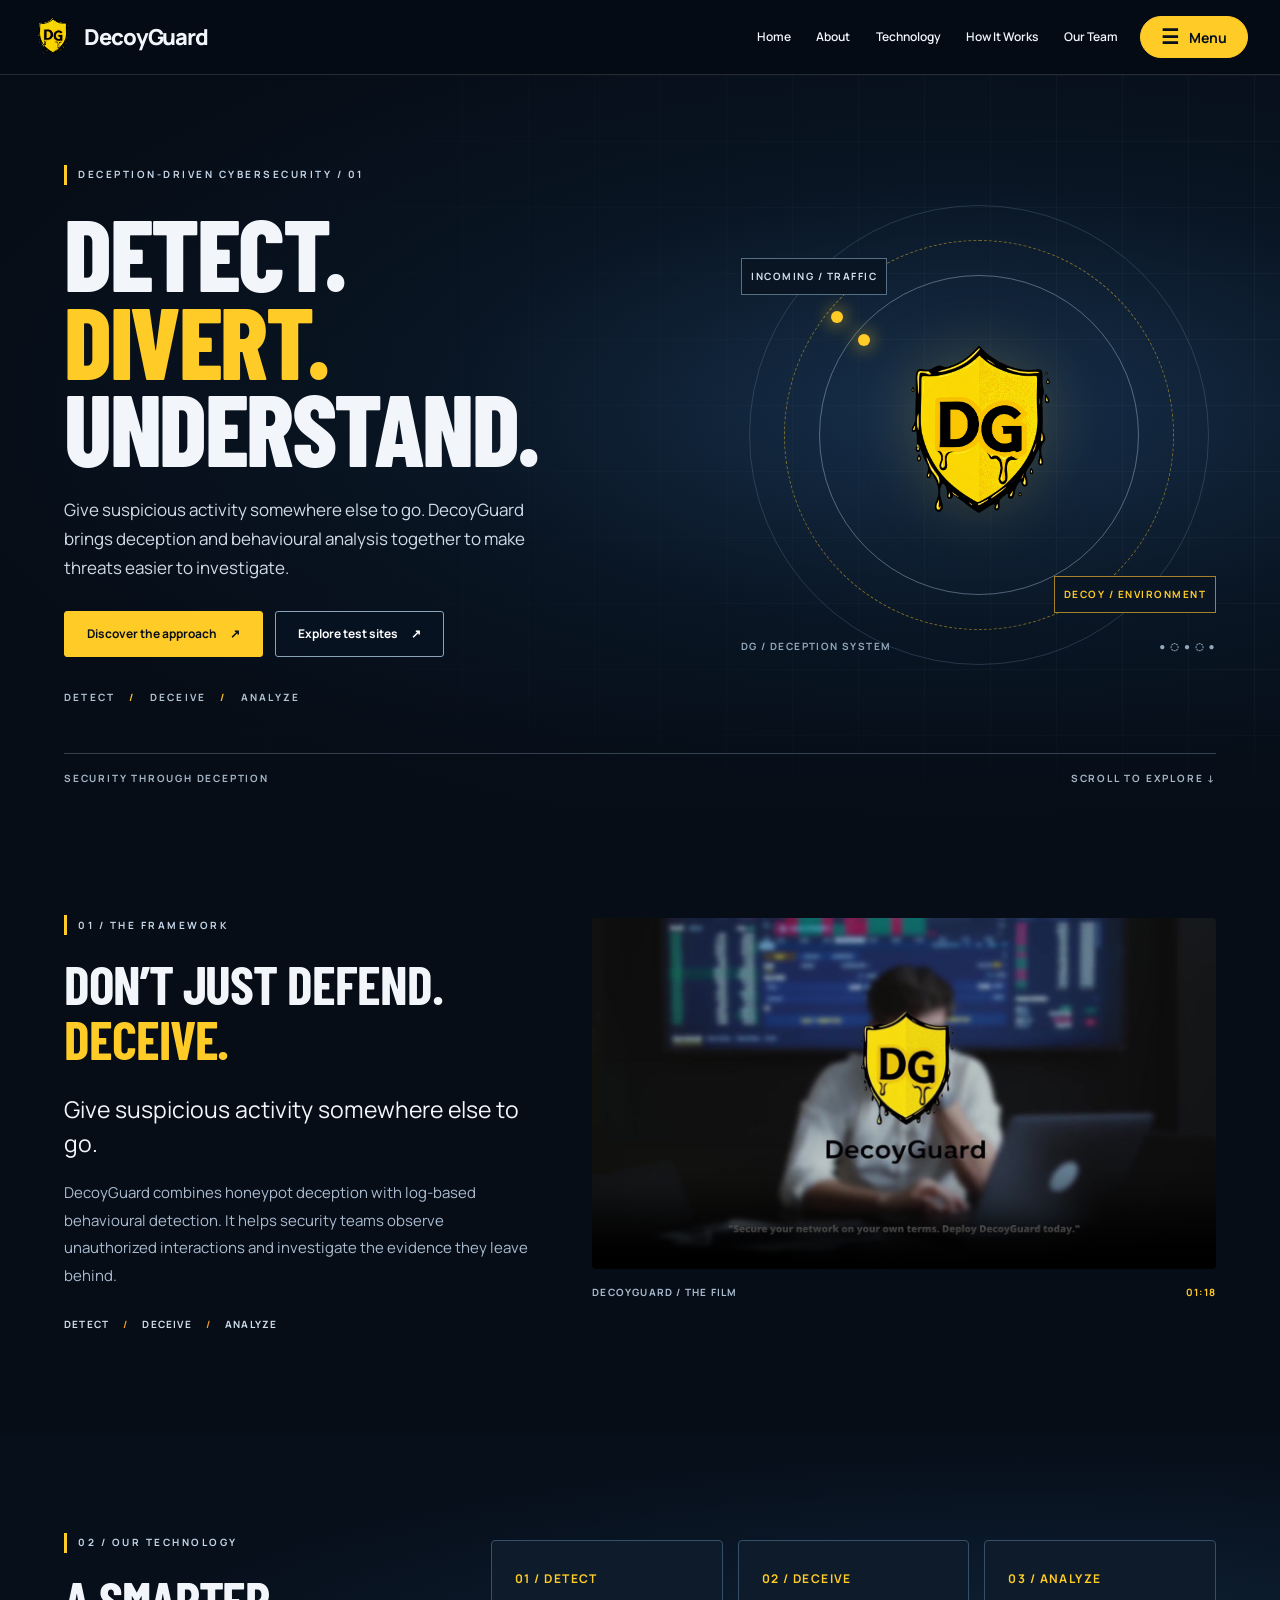
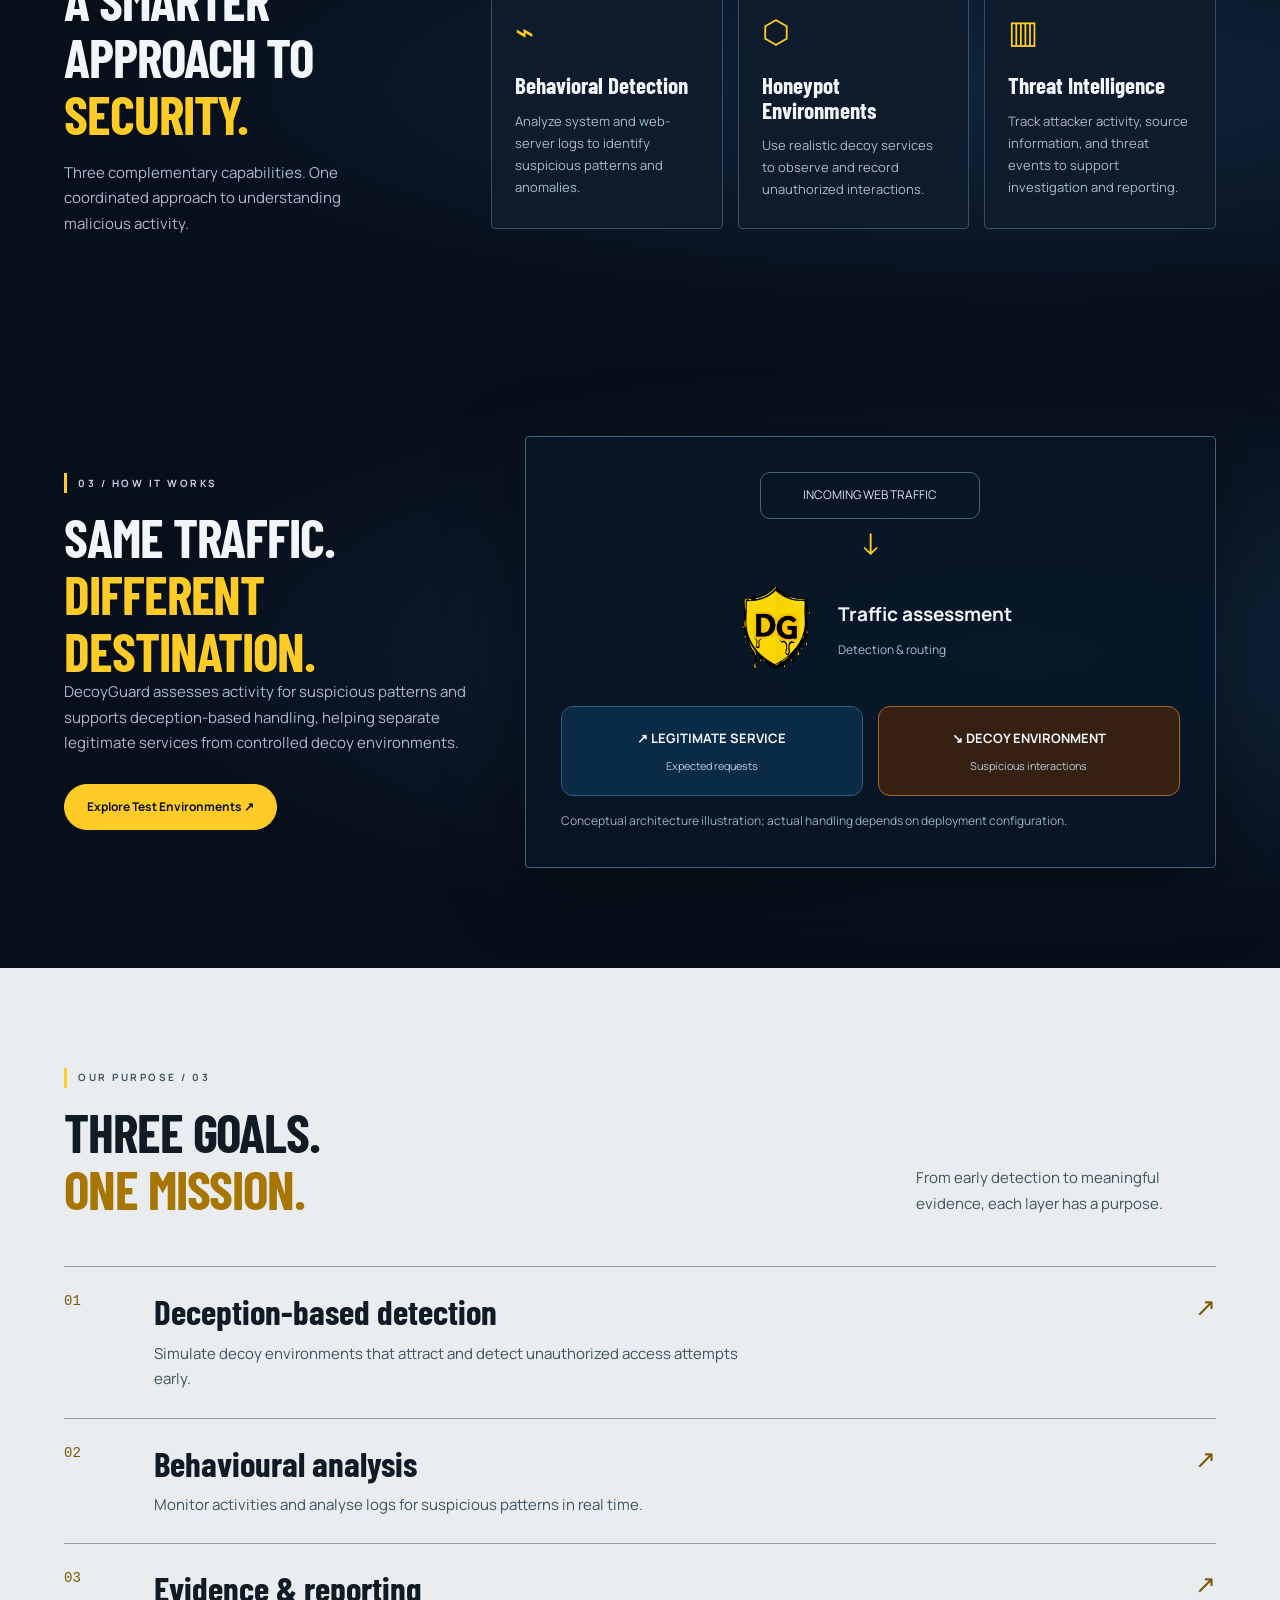
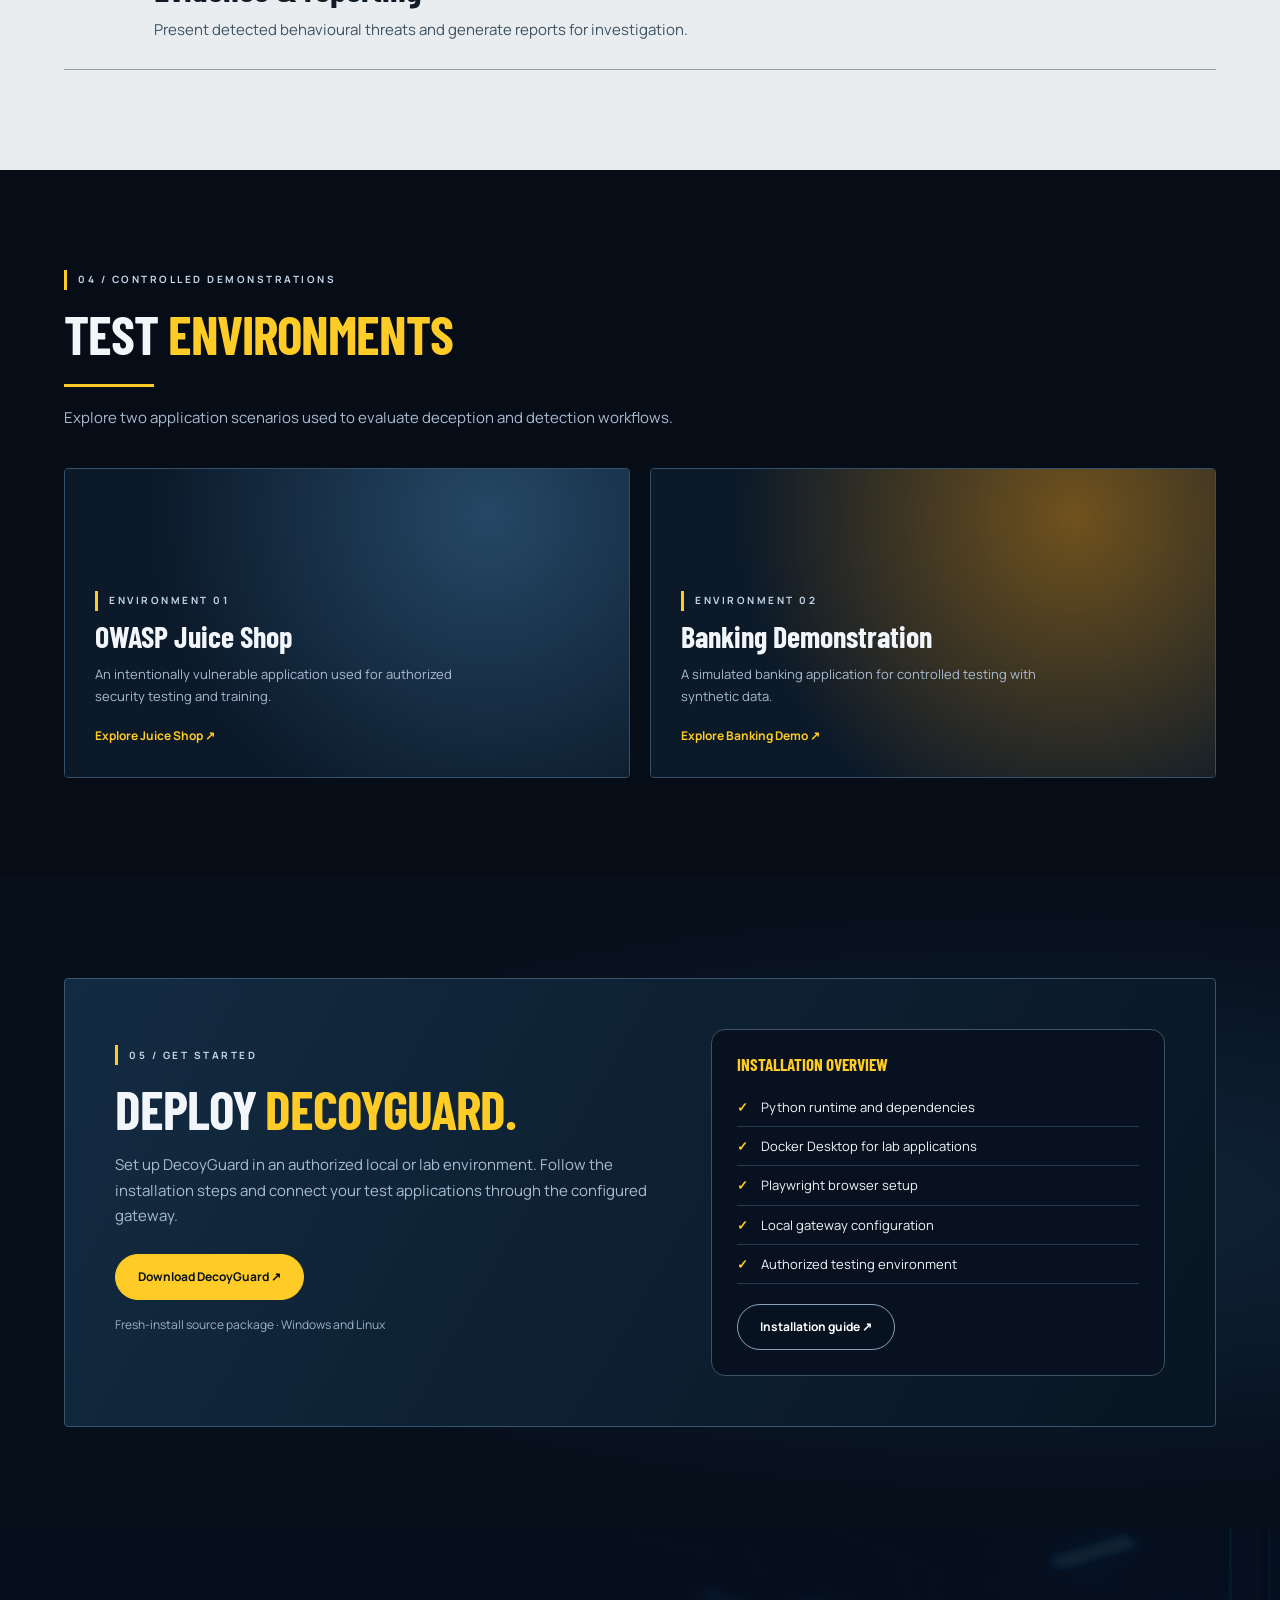
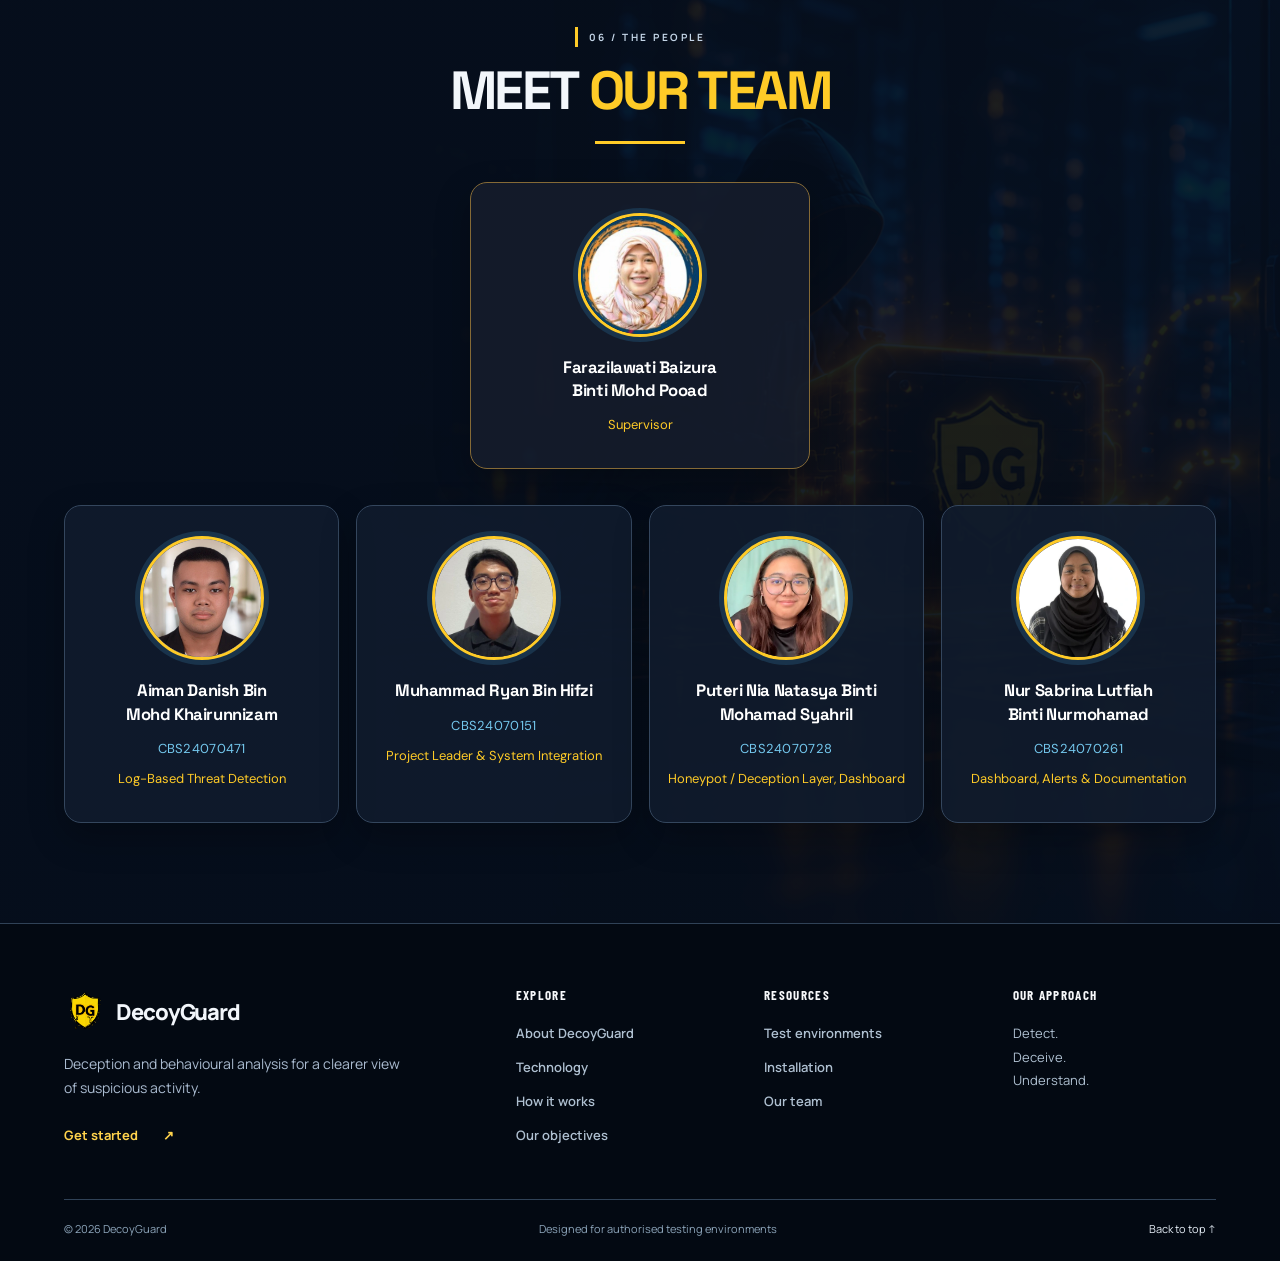
<file: index.html>
<!DOCTYPE html>
<html lang="en"><head><meta charset="utf-8"/><meta content="width=device-width, initial-scale=1" name="viewport"/><meta content="#060d17" name="theme-color"/><meta content="DecoyGuard combines honeypot deception and log-based behavioral threat detection." name="description"/><title>DecoyGuard — Don't Just Defend. Deceive.</title><link href="https://fonts.googleapis.com" rel="preconnect"/><link crossorigin="" href="https://fonts.gstatic.com" rel="preconnect"/><link href="https://fonts.googleapis.com/css2?family=Barlow+Condensed:wght@500;600;700;800&amp;family=DM+Sans:wght@400;500;600;700&amp;family=Manrope:wght@400;500;600;700;800&amp;family=Space+Grotesk:wght@400;500;600;700&amp;display=swap" rel="stylesheet"/><style>
:root{--bg:#060d17;--ink:#f2f6fb;--muted:#aabbd0;--gold:#ffcb27;--orange:#f89b24;--line:#2a4359;--panel:#101d2e}*{box-sizing:border-box}html{scroll-behavior:smooth}body{margin:0;background:var(--bg);color:var(--ink);font:15px/1.65 'DM Sans',Arial,sans-serif}a{color:inherit;text-decoration:none}button,input{font:inherit}button{cursor:pointer}a:focus-visible,button:focus-visible,input:focus-visible{outline:3px solid var(--gold);outline-offset:4px}h1,h2,h3{font-family:'Space Grotesk',Arial,sans-serif;line-height:1.06;letter-spacing:-.045em;margin:0}p{margin:0;color:var(--muted)}.wrap{width:min(1250px,90%);margin:auto}.nav-wrap{position:sticky;top:0;z-index:20;background:#050b15e8;backdrop-filter:blur(20px);border-bottom:1px solid #ffffff21}.nav-inner{height:74px;display:flex;align-items:center;justify-content:space-between;gap:25px}.brand{display:flex;align-items:center;gap:10px;font:700 22px 'Space Grotesk',sans-serif;white-space:nowrap}.brand img{height:48px;width:42px;object-fit:contain}.links{display:flex;gap:25px;align-items:center;font-size:12px}.links a{transition:color .2s}.links a:hover{color:var(--gold)}.button{display:inline-flex;gap:13px;align-items:center;justify-content:center;background:var(--gold);border:1px solid var(--gold);border-radius:999px;padding:12px 22px;color:#09101b;font-size:12px;font-weight:700;white-space:nowrap;transition:transform .2s,background .2s}.button:hover{transform:translateY(-2px);background:#ffe079}.button.ghost{background:#071323a3;color:#fff;border-color:#8aa3b9}.button.ghost:hover{background:#193149}.menu{display:none;background:none;border:1px solid var(--line);color:#fff;border-radius:8px;padding:7px 12px}.hero{position:relative;min-height:660px;display:flex;align-items:center;isolation:isolate;background:linear-gradient(90deg,#040b17f7 0%,#04101edc 35%,#04101e2c 74%),url('assets/hero-decoy.png') center 55%/cover no-repeat;overflow:hidden}.hero:after{content:'';position:absolute;inset:auto 0 0;height:125px;background:linear-gradient(transparent,var(--bg));z-index:-1}.hero-content{padding:90px 0 115px}.kicker{display:flex;align-items:center;gap:11px;text-transform:uppercase;letter-spacing:.25em;font-size:10px;font-weight:700;color:#c4d5e7}.kicker:before{content:'';display:block;width:3px;height:20px;background:var(--gold)}h1{font-size:clamp(57px,7.4vw,112px);font-weight:700;max-width:800px;margin:24px 0}.gold{color:var(--gold)}.hero p{max-width:510px;font-size:17px;color:#d0dbe7}.actions{display:flex;gap:12px;flex-wrap:wrap;margin-top:28px}.micro{margin-top:40px;font-size:10px;letter-spacing:.22em;color:#b2c4d4;text-transform:uppercase}.micro span{color:var(--gold);margin:0 10px}.section{padding:100px 0;position:relative;overflow:hidden}.section.photo{background:linear-gradient(90deg,#07111cf0,#07111ce8),url('assets/hero-decoy.png') center/cover}.section-head{text-align:center;margin-bottom:38px}.section-head .kicker{justify-content:center}.section h2{font-size:clamp(32px,4.2vw,60px);margin-top:15px}.underline{width:90px;height:3px;background:var(--gold);margin:22px auto 0}.about-panel{padding:48px 6%;background:#112238c7;border:1px solid #3d5a72;border-radius:18px;text-align:center;box-shadow:0 18px 70px #0005}.about-panel p{font-size:clamp(16px,1.65vw,21px);line-height:1.9;color:#d8e3ed}.split{display:grid;grid-template-columns:.78fr 1.5fr;gap:50px;align-items:center}.split h2{margin:18px 0}.split>div>p{max-width:340px}.feature-grid{display:grid;grid-template-columns:repeat(3,minmax(0,1fr));gap:15px}.feature{background:linear-gradient(150deg,#13243aee,#081321f2);border:1px solid #35506b;border-radius:15px;padding:28px 23px;min-height:255px;transition:transform .25s,border-color .25s}.feature:hover,.test-card:hover{transform:translateY(-5px);border-color:var(--gold)}.feature .number{font-size:12px;font-weight:700;color:var(--gold);letter-spacing:.12em}.feature .symbol{font-size:32px;color:var(--gold);margin:15px 0}.feature h3{font-size:23px;margin-bottom:12px}.feature p{font-size:13px}.journey{background:linear-gradient(90deg,#06101fe8,#06101f80),url('assets/hero-decoy.png') center/cover}.journey-grid{display:grid;grid-template-columns:.8fr 1.3fr;gap:35px;align-items:center}.flow{padding:35px;border:1px solid #46627a;border-radius:18px;background:#071524c9;box-shadow:0 20px 80px #0007}.flow-entry{text-align:center;border:1px solid #48627b;border-radius:10px;padding:12px;max-width:220px;margin:0 auto;color:#d6e7f8;font-size:12px}.flow-down{text-align:center;color:var(--gold);font-size:30px;line-height:1.5}.flow-center{display:flex;align-items:center;justify-content:center;gap:15px;padding:12px 0 20px}.flow-center img{width:95px;height:110px;object-fit:contain}.flow-center strong{font-size:19px}.flow-branches{display:grid;grid-template-columns:1fr 1fr;gap:15px}.flow-branches>div{border:1px solid #315c80;background:#0a2b45;padding:20px 12px;text-align:center;border-radius:12px;font-size:13px;font-weight:700}.flow-branches>div:last-child{background:#362012;border-color:#a46a27}.flow-branches small{display:block;font-weight:400;color:#b8cbdc;margin-top:8px}.test-grid{display:grid;grid-template-columns:1fr 1fr;gap:20px}.test-card{min-height:310px;border:1px solid #35506b;border-radius:18px;overflow:hidden;background:linear-gradient(155deg,#122b42,#070e19);transition:transform .25s,border-color .25s;position:relative;display:flex;align-items:flex-end}.test-card:before{content:'';position:absolute;inset:0;background:linear-gradient(0deg,#07101afc 0%,#07101a40 100%),url('assets/hero-decoy.png') center/cover;opacity:.7}.test-card:nth-child(2):before{background:linear-gradient(0deg,#07101afc 0%,#07101a40 100%),url('assets/hero-decoy.png') 78%/cover}.test-card>div{position:relative;padding:30px}.test-card h3{font-size:30px;margin:10px 0}.test-card p{font-size:13px;max-width:380px;margin-bottom:15px}.text-link{font-size:12px;font-weight:700;color:var(--gold)}.download-panel{display:grid;grid-template-columns:1.1fr .9fr;gap:40px;align-items:center;padding:50px;border:1px solid #39556f;border-radius:20px;background:linear-gradient(120deg,#132b42,#081522)}.download-panel h2{margin:15px 0}.download-panel p{max-width:550px;margin-bottom:25px}.checklist{padding:25px;border:1px solid #3c5266;border-radius:14px;background:#07111f}.checklist h3{font-size:17px;color:var(--gold);margin-bottom:15px}.checklist div{padding:8px 0;border-bottom:1px solid #243a4e;font-size:13px}.checklist div:last-child{border:0}.checklist b{color:var(--gold);margin-right:10px}.team{background:linear-gradient(#060e1be8,#060e1be9),url('assets/hero-decoy.png') center/cover}.supervisor{width:min(340px,100%);margin:0 auto 24px}.member-grid{display:grid;grid-template-columns:repeat(4,minmax(0,1fr));gap:16px}.person{background:#101b2ddd;border:1px solid #3c526b;border-radius:15px;padding:27px 13px;text-align:center;min-height:200px}.person.supervisor{background:#241b15db;border-color:#a47732}.avatar{width:80px;height:80px;border:2px solid var(--gold);background:#27364a;border-radius:50%;display:grid;place-items:center;margin:0 auto 16px;color:#f3dca2;font-size:27px;font-weight:700}.person .role{color:var(--gold);font-size:10px;letter-spacing:.12em;text-transform:uppercase;font-weight:700}.person h3{font-size:16px;letter-spacing:-.02em;margin:8px 0}.person p{font-size:11px}.team-note{font-size:12px;text-align:center;margin-top:20px}.footer{border-top:1px solid #304257;padding:28px 0;background:#030913}.footer-inner{display:flex;justify-content:space-between;align-items:center;gap:20px}.footer small{color:#8ba0b5}.reveal{opacity:0;transform:translateY(25px);transition:opacity .75s,transform .75s}.reveal.visible{opacity:1;transform:none}.notice{font-size:12px;color:#9db1c5;margin-top:15px}dialog{border:1px solid #53687c;border-radius:18px;background:#0b1929;color:white;padding:30px;max-width:560px;width:90%}dialog::backdrop{background:#000b}dialog h2{font-size:27px;margin-bottom:16px}dialog p{margin:12px 0}dialog button{margin-top:15px}@media(max-width:900px){.split,.journey-grid,.download-panel{grid-template-columns:1fr}.split>div>p{max-width:none}.hero{min-height:580px}.hero-content{padding:75px 0 95px}.feature-grid{grid-template-columns:1fr 1fr}.member-grid{grid-template-columns:1fr 1fr}.links{gap:13px}}@media(max-width:700px){.nav-inner{height:68px}.menu{display:block}.links{display:none;position:absolute;left:0;right:0;top:68px;background:#07111f;padding:24px 6%;flex-direction:column;align-items:stretch;border-bottom:1px solid var(--line)}.links.open{display:flex}.nav-cta{display:none}.hero{min-height:630px;background-position:61% center}.hero h1{font-size:clamp(51px,12vw,78px)}.hero p{font-size:15px}.section{padding:70px 0}.feature-grid,.test-grid{grid-template-columns:1fr}.feature{min-height:0}.download-panel{padding:27px}.about-panel{padding:30px 22px}.member-grid{gap:10px}.person{padding:18px 8px}.person h3{font-size:13px}.footer-inner{flex-direction:column;text-align:center}}
@media(prefers-reduced-motion:reduce){html{scroll-behavior:auto}.reveal{opacity:1;transform:none;transition:none}.button,.feature,.test-card{transition:none}}
</style><style>
/* Cloudsurf-inspired team: supervisor centered, four equal member cards below */
.team-hierarchy{display:flex;flex-direction:column;align-items:center;gap:36px}
.team-hierarchy .person{background:#101b2de8;border:1px solid #34465d;border-radius:17px;box-shadow:0 14px 35px #0004;padding:30px 18px 34px;min-height:285px;width:100%;text-align:center}
.team-hierarchy .team-feature{width:min(340px,100%);border-color:#856a36;background:#151c2bdc}
.team-four{display:grid;grid-template-columns:repeat(4,minmax(0,1fr));gap:17px;width:100%;align-items:stretch}
.team-hierarchy .avatar-photo{display:block;width:124px;height:124px;border-radius:50%;border:3px solid #ffcb27;object-fit:cover;object-position:center;margin:0 auto 19px;background:#e9edf1;box-shadow:0 0 0 5px #19334b}
.team-hierarchy h3{font-size:clamp(15px,1.3vw,19px);line-height:1.4;letter-spacing:-.025em;margin:0 0 12px;color:#fff}
.team-hierarchy .student-id{font-size:13px;letter-spacing:.02em;color:#74c8ee;margin:0 0 9px}
.team-hierarchy .team-role{font-size:13px;line-height:1.5;color:#ffcb27;margin:0}
@media(max-width:1000px){.team-four{grid-template-columns:repeat(2,minmax(0,1fr))}}
@media(max-width:600px){.team-four{grid-template-columns:1fr}.team-hierarchy .person{min-height:0}.team-hierarchy .avatar-photo{width:116px;height:116px}}

/* Collapsible right-hand navigation */
.nav-inner{gap:22px}.nav-inner .links{margin-left:auto;gap:clamp(13px,2vw,28px)}
.sidebar-toggle{display:inline-flex;align-items:center;gap:10px;justify-content:center;flex-shrink:0;background:#ffcb27;border:1px solid #ffcb27;color:#06101d;border-radius:100px;padding:10px 20px;font:700 14px 'DM Sans',sans-serif;cursor:pointer;transition:background .2s,transform .2s}
.sidebar-toggle:hover{background:#ffe17b;transform:translateY(-1px)}.sidebar-toggle-icon{font-size:20px;line-height:1}
.sidebar-backdrop{position:fixed;inset:0;background:#010713b8;z-index:1000;opacity:0;transition:opacity .25s}.sidebar-backdrop[hidden]{display:none}.sidebar-backdrop.visible{opacity:1}
.site-sidebar{position:fixed;z-index:1001;right:0;top:0;height:100dvh;width:min(390px,90vw);background:linear-gradient(155deg,#14263d,#070f1d 75%);border-left:1px solid #36536c;box-shadow:-24px 0 70px #0009;padding:32px 27px;display:flex;flex-direction:column;gap:26px;transform:translateX(105%);visibility:hidden;transition:transform .3s ease,visibility .3s;overflow-y:auto}
.site-sidebar.open{transform:translateX(0);visibility:visible}.sidebar-head{display:flex;align-items:flex-start;justify-content:space-between}.sidebar-head h2{font-size:32px;margin:2px 0 0;color:#fff}.sidebar-eyebrow{color:#ffcb27;font-weight:700;font-size:11px;letter-spacing:.18em}.sidebar-close{background:#1c3148;border:1px solid #456079;border-radius:50%;width:42px;height:42px;color:white;font-size:28px;line-height:1;cursor:pointer}
.sidebar-links{display:grid;gap:13px}.sidebar-links a{display:flex;align-items:center;gap:13px;padding:19px 14px;border:1px solid #35516c;border-radius:14px;background:#15273d;color:white;text-decoration:none;transition:border-color .2s,background .2s}.sidebar-links a:hover{border-color:#ffcb27;background:#20344b}.sidebar-links a>span:nth-child(2){display:grid;gap:4px;flex:1}.sidebar-links strong{font-size:15px}.sidebar-links small{color:#9fb8cc;font-size:12px}.sidebar-link-icon{color:#ffcb27;font-size:25px;width:32px;text-align:center}.sidebar-chevron{color:#ffcb27}.sidebar-start{display:flex;justify-content:space-between;align-items:center;background:#ffcb27;color:#06101d;border-radius:100px;padding:15px 22px;text-decoration:none;font-weight:800}.sidebar-start:hover{background:#ffe17b}.sidebar-note{margin-top:auto;color:#89a2b8;text-align:center;font-size:12px;letter-spacing:.09em}
@media(max-width:760px){.nav-inner .links{display:none!important}.sidebar-toggle{margin-left:auto}.sidebar-toggle span:last-child{display:none}.sidebar-toggle{padding:9px 14px}.site-sidebar{padding:28px 22px}}
@media(prefers-reduced-motion:reduce){.site-sidebar,.sidebar-backdrop{transition:none}}

/* Editorial motion system, limited to the public sections. */
.hero{min-height:740px;background:radial-gradient(ellipse at 75% 45%,#17304c 0,#091523 39%,#060d17 75%)}
.hero:before{content:'';position:absolute;inset:0;background-image:linear-gradient(#ffffff08 1px,transparent 1px),linear-gradient(90deg,#ffffff08 1px,transparent 1px);background-size:66px 66px;mask-image:linear-gradient(90deg,transparent,#000);z-index:-1}
.hero-content{display:grid;grid-template-columns:1.05fr .95fr;align-items:center;gap:3%;padding:76px 0 95px}.hero-copy h1{font-size:clamp(64px,7.8vw,110px);line-height:.92;letter-spacing:-.065em;max-width:none}.hero-copy p{max-width:480px}.hero .button{border-radius:3px}.hero .micro{margin-top:32px}.hero-bottom{position:absolute;bottom:28px;left:5%;right:5%;display:flex;justify-content:space-between;border-top:1px solid #90a6bd55;padding-top:16px;color:#a6b7c8;font-size:10px;letter-spacing:.18em}.hero-visual{height:480px;position:relative;display:grid;place-items:center;overflow:hidden}.hero-shield{width:190px;height:210px;display:grid;place-items:center;z-index:3;filter:drop-shadow(0 0 30px #ffcc2730);animation:shieldfloat 6s ease-in-out infinite}.hero-shield img{width:100%;height:100%;object-fit:contain}.orbital{position:absolute;width:320px;height:320px;border:1px solid #b3c8dd6b;border-radius:50%;animation:rotate 24s linear infinite}.orbital-one:before,.orbital-two:before{content:'';position:absolute;width:12px;height:12px;background:#ffcb27;border-radius:50%;top:18%;left:12%;box-shadow:0 0 18px #ffcb27}.orbital-two{width:390px;height:390px;border-style:dashed;border-color:#ffcb2770;animation-duration:36s;animation-direction:reverse}.orbital-three{width:460px;height:460px;border-color:#82a7c63a;animation-duration:48s}.orbit-label{position:absolute;z-index:4;font-size:10px;letter-spacing:.15em;color:#d4dfea;background:#091523;padding:9px;border:1px solid #587084}.orbit-a{top:80px;left:0}.orbit-b{bottom:95px;right:0;color:#ffcb27;border-color:#a48128}.visual-caption{position:absolute;bottom:22px;width:100%;display:flex;justify-content:space-between;color:#91a7bb;font:10px monospace;letter-spacing:.14em}.section.photo:not(.team),.journey{background:radial-gradient(ellipse at 80% 50%,#10253a,#070f1b 65%)}.section:not(.team) .section-head{text-align:left}.section:not(.team) .section-head .kicker{justify-content:flex-start}.section:not(.team) .underline{margin-left:0}.about-panel{background:transparent;border:0;border-left:3px solid #ffcb27;border-radius:0;box-shadow:none;text-align:left;padding:10px 0 10px 35px;max-width:950px}.about-panel p{font-size:clamp(19px,2.2vw,27px);line-height:1.65}.feature{border-radius:4px;background:#0d1b2a}.flow{border-radius:4px}.test-card{border-radius:4px}.test-card:before,.test-card:nth-child(2):before{background:radial-gradient(circle at 75% 15%,#254866,#0b1929 68%);opacity:1}.test-card:nth-child(2):before{background:radial-gradient(circle at 75% 15%,#70521d,#0b1929 68%)}.download-panel{border-radius:4px}.objective-section{background:#e9edf0;color:#101b26}.objective-section .kicker,.objective-section p{color:#3e5261}.objective-section .gold{color:#a77500}.objective-head{display:flex;align-items:end;justify-content:space-between;gap:35px;margin-bottom:50px}.objective-head p{max-width:300px}.objective-list{border-top:1px solid #91a0a7}.objective{display:grid;grid-template-columns:70px 1fr 50px;gap:20px;align-items:start;padding:26px 0;border-bottom:1px solid #91a0a7}.objective>span{font:14px monospace;color:#7b5700}.objective>span:last-child{text-align:right;font-size:25px}.objective h3{font-size:clamp(22px,3vw,35px);margin-bottom:10px}.objective p{max-width:610px}.reveal{transition-duration:.8s}.reveal.visible{transition-timing-function:cubic-bezier(.2,.7,.2,1)}@keyframes rotate{to{transform:rotate(360deg)}}@keyframes shieldfloat{50%{transform:translateY(-12px)}}@media(max-width:900px){.hero{min-height:auto}.hero-content{grid-template-columns:1fr;padding:70px 0 100px}.hero-visual{height:390px}.orbital{width:260px;height:260px}.orbital-two{width:320px;height:320px}.orbital-three{width:370px;height:370px}.orbit-a{left:5%}.orbit-b{right:5%}}@media(max-width:600px){.hero-copy h1{font-size:clamp(51px,11vw,74px)}.hero-visual{height:330px}.hero-shield{width:140px;height:170px}.orbital{width:210px;height:210px}.orbital-two{width:260px;height:260px}.orbital-three{width:305px;height:305px}.orbit-label{font-size:8px}.hero-bottom{font-size:9px}.objective-head{display:block}.objective-head p{margin-top:20px}.objective{grid-template-columns:32px 1fr 25px;gap:12px}.about-panel{padding-left:20px}}@media(prefers-reduced-motion:reduce){*,*:before,*:after{scroll-behavior:auto!important;animation-duration:.01ms!important;animation-iteration-count:1!important;transition-duration:.01ms!important}.reveal{opacity:1;transform:none}}

/* Header spacing, hero balance, visual story and footer */
.nav-inner.wrap{width:calc(100% - 64px);max-width:none}.hero-copy{min-width:0}.hero-copy h1{font-size:clamp(51px,6.2vw,94px);overflow-wrap:normal}.hero-content{grid-template-columns:minmax(0,1.15fr) minmax(0,.85fr)}.hero-visual{display:block;min-width:0}.hero-shield{position:absolute;top:50%;left:50%;transform:translate(-50%,-50%);animation:shield-center-float 6s ease-in-out infinite}.orbital{top:50%;left:50%;transform:translate(-50%,-50%);animation:orbital-centered 24s linear infinite}.orbital-two{animation-duration:36s;animation-direction:reverse}.orbital-three{animation-duration:48s}.orbit-a{top:13%;left:0}.orbit-b{bottom:13%;right:0}@keyframes orbital-centered{to{transform:translate(-50%,-50%) rotate(360deg)}}@keyframes shield-center-float{0%,100%{transform:translate(-50%,-50%)}50%{transform:translate(-50%,calc(-50% - 10px))}}
.visual-story{background:#08111d}.visual-story-grid{display:grid;grid-template-columns:.75fr 1.25fr;align-items:center;gap:7%}.visual-story-copy h2{margin:20px 0}.visual-story-copy p{max-width:400px;margin-bottom:26px}.visual-collage{display:grid;grid-template-columns:1fr .8fr;grid-template-rows:155px 155px;gap:12px;min-width:0}.visual-panel{position:relative;border:1px solid #42617a;overflow:hidden;background-size:cover;background-position:center}.visual-panel:before{content:'';position:absolute;inset:0;background:linear-gradient(0deg,#06111ddd,transparent 65%)}.visual-panel span{position:absolute;left:14px;bottom:12px;font:10px monospace;letter-spacing:.16em;color:white}.visual-primary{grid-row:1 / span 2;background-image:url('assets/signal-field.png')}.visual-secondary{background-image:url('assets/code-texture.png')}.visual-tertiary{background-image:url('assets/monitor-wall.png')}
.footer{padding:65px 0 22px;background:#030912}.footer-top{display:grid;grid-template-columns:2fr 1fr 1fr 1fr;gap:45px;padding-bottom:52px}.footer-about{max-width:350px}.footer-about .brand img{height:45px;width:42px}.footer-about p{font-size:14px;margin:18px 0 22px}.footer-cta{display:inline-flex;gap:25px;color:#ffd34c;font-size:13px;font-weight:700}.footer-column{display:flex;flex-direction:column;gap:12px;align-items:flex-start}.footer-column h3{font-size:13px;letter-spacing:.1em;text-transform:uppercase;color:#f7f8fa;margin:0 0 7px}.footer-column a,.footer-column p{font-size:13px;color:#afc0d1}.footer-column a:hover{color:#ffcb27}.footer-column p{line-height:1.8}.footer-bottom{border-top:1px solid #304257;padding-top:20px;display:flex;align-items:center;justify-content:space-between;gap:20px;color:#8da5ba;font-size:11px}.footer-bottom a{color:#e4ecf5}
@media(max-width:900px){.hero-content{grid-template-columns:minmax(0,1fr)}.hero-copy h1{font-size:clamp(48px,9vw,78px)}.visual-story-grid{grid-template-columns:1fr;gap:30px}.footer-top{grid-template-columns:repeat(2,minmax(0,1fr))}.nav-inner.wrap{width:calc(100% - 40px)}}@media(max-width:600px){.hero-copy h1{font-size:clamp(39px,9.4vw,60px);letter-spacing:-.06em}.hero-visual{height:310px}.orbital-three{width:min(300px,85vw);height:min(300px,85vw)}.visual-collage{grid-template-rows:130px 130px}.footer-top{grid-template-columns:1fr 1fr;gap:30px}.footer-about{grid-column:1 / -1}.footer-bottom{align-items:flex-start;flex-direction:column}.nav-inner.wrap{width:calc(100% - 28px)}}

/* Editorial typography */
body{font-family:'Manrope',Arial,sans-serif;line-height:1.7}h1,h2,h3{font-family:'Barlow Condensed','Arial Narrow',Arial,sans-serif;letter-spacing:-.025em;font-weight:700}.hero-copy h1{font-weight:800;letter-spacing:-.025em;line-height:.88;font-size:clamp(65px,7.8vw,116px)}.section:not(.team) h2{font-weight:700;letter-spacing:-.02em}.section:not(.team) h3{font-weight:700;letter-spacing:0}.brand{font-family:'Manrope',Arial,sans-serif;font-weight:800;letter-spacing:-.05em}.links,.button,.sidebar-toggle,.sidebar-links,.footer{font-family:'Manrope',Arial,sans-serif}.links,.footer-column a{font-weight:600}.kicker,.micro,.hero-bottom,.orbit-label,.visual-caption{font-family:'Manrope',Arial,sans-serif;font-weight:700}.section.team{font-family:'DM Sans',Arial,sans-serif}.team h2,.team h3{font-family:'Space Grotesk',Arial,sans-serif}.team h2{font-weight:700;letter-spacing:-.045em}.team h3{font-weight:700;letter-spacing:-.025em}@media(max-width:900px){.hero-copy h1{font-size:clamp(60px,10vw,90px)}}@media(max-width:600px){.hero-copy h1{font-size:clamp(49px,11vw,75px)}}

/* About film: scoped to preserve the rest of the website and Our Team. */
.about-feature{display:grid;grid-template-columns:minmax(0,.85fr) minmax(0,1.15fr);gap:clamp(28px,4vw,60px);align-items:center}.about-copy{padding:12px 0}.about-eyebrow{display:block;font-size:10px;font-weight:800;letter-spacing:.18em;color:var(--gold);margin-bottom:20px}.about-copy p{font-size:clamp(15px,1.3vw,18px);line-height:1.9;color:#d8e3ed;max-width:560px}.about-signature{display:flex;gap:14px;flex-wrap:wrap;margin-top:26px;font-size:10px;font-weight:700;letter-spacing:.12em;color:#cfdeec}.about-signature i{font-style:normal;color:var(--orange)}.about-film{margin:0;min-width:0;border:1px solid #35506b;border-radius:16px;overflow:hidden;background:#0a1625;box-shadow:0 20px 60px #0004}.about-film-frame{aspect-ratio:16/9;background:#02060c}.about-film video{display:block;width:100%;height:100%;object-fit:contain}.about-film video:focus-visible{outline:3px solid var(--gold);outline-offset:-3px}.about-film figcaption{display:flex;align-items:center;justify-content:space-between;gap:16px;padding:18px 22px;border-top:1px solid #2a4359}.about-film figcaption strong{display:block;color:#f2f6fb;font-size:11px;letter-spacing:.09em}.about-film figcaption small{display:block;margin-top:3px;color:#aabbd0;font-size:11px}.about-film-duration{font-size:11px;color:var(--gold);font-variant-numeric:tabular-nums;white-space:nowrap}@media(max-width:850px){.about-feature{grid-template-columns:minmax(0,1fr);gap:26px}.about-copy p{max-width:none}.about-copy{padding:0}.about-film{width:100%}}@media(prefers-reduced-motion:reduce){.about-feature .reveal{transition:none}}

/* Editorial About layout: all selectors scoped away from Our Team. */
#about .about-feature{grid-template-columns:minmax(0,.86fr) minmax(0,1.14fr);align-items:start;gap:clamp(28px,4.5vw,70px)}#about .about-copy{padding:0}#about .about-copy h2{font-size:clamp(38px,4.2vw,64px);margin:22px 0 25px;line-height:1.02}#about .about-copy .about-lead{font-size:clamp(19px,1.8vw,24px);line-height:1.5;color:#f2f6fb;margin-bottom:18px}#about .about-copy p:not(.about-lead){font-size:15px;line-height:1.85;color:#aabbd0}#about .about-film{border:0;border-radius:0;background:transparent;box-shadow:none;margin-top:3px;overflow:visible}#about .about-film-frame{border-radius:4px;overflow:hidden;background:#07111d}#about .about-film figcaption{padding:15px 0;border:0;font-size:10px;font-weight:700;letter-spacing:.12em;color:#aabbd0}#about .about-film figcaption span:last-child{color:var(--gold)}@media(max-width:850px){#about .about-feature{grid-template-columns:minmax(0,1fr);gap:32px}#about .about-copy h2{max-width:650px}#about .about-film{margin-top:0}}
</style></head><body><header class="nav-wrap"><div class="wrap nav-inner"><a class="brand" href="#home"><img alt="DecoyGuard shield" src="assets/decoyguard-shield.png"/>DecoyGuard</a><nav aria-label="Main navigation" class="links" id="links"><a href="#home">Home</a><a href="#about">About</a><a href="#technology">Technology</a><a href="#how">How It Works</a><a href="#team">Our Team</a></nav><button class="sidebar-toggle" id="sidebar-toggle" type="button" aria-controls="site-sidebar" aria-expanded="false" aria-label="Open navigation sidebar"><span class="sidebar-toggle-icon" aria-hidden="true">☰</span><span>Menu</span></button></div></header><div class="sidebar-backdrop" id="sidebar-backdrop" hidden></div><aside class="site-sidebar" id="site-sidebar" aria-label="Explore DecoyGuard" aria-hidden="true" inert><div class="sidebar-head"><div><span class="sidebar-eyebrow">DECOYGUARD</span><h2>Explore</h2></div><button class="sidebar-close" id="sidebar-close" aria-label="Close sidebar" type="button">×</button></div><nav class="sidebar-links" aria-label="Explore links"><a href="#test"><span class="sidebar-link-icon">⌁</span><span><strong>Test Environments</strong><small>Explore our demonstration sites</small></span><span class="sidebar-chevron">↗</span></a><a href="download.html"><span class="sidebar-link-icon">↓</span><span><strong>Download</strong><small>Release information and setup</small></span><span class="sidebar-chevron">↗</span></a></nav><a class="sidebar-start" href="download.html">Get Started <span aria-hidden="true">↗</span></a><p class="sidebar-note">Detect · Deceive · Analyze</p></aside>
<main><section class="hero" id="home"><div class="wrap hero-content"><div class="hero-copy"><div class="kicker">Deception-driven cybersecurity / 01</div><h1>DETECT.<br/><span class="gold">DIVERT.</span><br/>UNDERSTAND.</h1><p>Give suspicious activity somewhere else to go. DecoyGuard brings deception and behavioural analysis together to make threats easier to investigate.</p><div class="actions"><a class="button" href="#how">Discover the approach <span>↗</span></a><a class="button ghost" href="#test">Explore test sites <span>↗</span></a></div><div class="micro">Detect <span>/</span> Deceive <span>/</span> Analyze</div></div><div class="hero-visual" aria-label="Illustration of suspicious traffic and a decoy shield"><div class="orbital orbital-one"></div><div class="orbital orbital-two"></div><div class="orbital orbital-three"></div><div class="orbit-label orbit-a">INCOMING / TRAFFIC</div><div class="orbit-label orbit-b">DECOY / ENVIRONMENT</div><div class="orbital-dot dot-one"></div><div class="orbital-dot dot-two"></div><div class="hero-shield"><img src="assets/decoyguard-shield.png" alt="DecoyGuard shield"/></div><div class="visual-caption"><span>DG / DECEPTION SYSTEM</span><span>● ◌ ● ◌ ●</span></div></div></div><div class="hero-bottom wrap"><span>SECURITY THROUGH DECEPTION</span><span>SCROLL TO EXPLORE ↓</span></div></section>
<section class="section" id="about"><div class="wrap about-feature"><div class="about-copy reveal"><div class="kicker">01 / The framework</div><h2>DON’T JUST DEFEND.<br/><span class="gold">DECEIVE.</span></h2><p class="about-lead">Give suspicious activity somewhere else to go.</p><p>DecoyGuard combines honeypot deception with log-based behavioural detection. It helps security teams observe unauthorized interactions and investigate the evidence they leave behind.</p><div class="about-signature"><span>DETECT</span><i aria-hidden="true">/</i><span>DECEIVE</span><i aria-hidden="true">/</i><span>ANALYZE</span></div></div><figure class="about-film reveal"><div class="about-film-frame"><video id="about-commercial" controls playsinline preload="none" poster="assets/decoyguard-commercial-poster.jpg" aria-label="DecoyGuard project commercial" aria-describedby="about-film-caption"><source src="assets/decoyguard-commercial.mp4" type="video/mp4"/>Your browser does not support embedded video. <a href="assets/decoyguard-commercial.mp4">Watch the commercial</a>.</video></div><figcaption id="about-film-caption"><span>DECOYGUARD / THE FILM</span><span>01:18</span></figcaption></figure></div></section>
<section class="section photo" id="technology"><div class="wrap split"><div class="reveal"><div class="kicker">02 / Our technology</div><h2>A SMARTER<br/>APPROACH TO <span class="gold">SECURITY.</span></h2><p>Three complementary capabilities. One coordinated approach to understanding malicious activity.</p></div><div class="feature-grid"><article class="feature reveal"><div class="number">01 / DETECT</div><div class="symbol">⌁</div><h3>Behavioral Detection</h3><p>Analyze system and web-server logs to identify suspicious patterns and anomalies.</p></article><article class="feature reveal"><div class="number">02 / DECEIVE</div><div class="symbol">⬡</div><h3>Honeypot Environments</h3><p>Use realistic decoy services to observe and record unauthorized interactions.</p></article><article class="feature reveal"><div class="number">03 / ANALYZE</div><div class="symbol">▥</div><h3>Threat Intelligence</h3><p>Track attacker activity, source information, and threat events to support investigation and reporting.</p></article></div></div></section>
<section class="section journey" id="how"><div class="wrap journey-grid"><div class="reveal"><div class="kicker">03 / How it works</div><h2>SAME TRAFFIC.<br/><span class="gold">DIFFERENT DESTINATION.</span></h2><p>DecoyGuard assesses activity for suspicious patterns and supports deception-based handling, helping separate legitimate services from controlled decoy environments.</p><div class="actions"><a class="button" href="#test">Explore Test Environments ↗</a></div></div><div aria-label="Conceptual traffic flow" class="flow reveal"><div class="flow-entry">INCOMING WEB TRAFFIC</div><div class="flow-down">↓</div><div class="flow-center"><img alt="" src="assets/decoyguard-shield.png"/><strong>Traffic assessment<br/><small style="color:#a7bdd0;font-size:12px;font-weight:400">Detection &amp; routing</small></strong></div><div class="flow-branches"><div>↗ LEGITIMATE SERVICE<small>Expected requests</small></div><div>↘ DECOY ENVIRONMENT<small>Suspicious interactions</small></div></div><p class="notice">Conceptual architecture illustration; actual handling depends on deployment configuration.</p></div></div></section>
<section class="section objective-section" id="objectives"><div class="wrap"><div class="objective-head reveal"><div><div class="kicker">Our purpose / 03</div><h2>THREE GOALS.<br/><span class="gold">ONE MISSION.</span></h2></div><p>From early detection to meaningful evidence, each layer has a purpose.</p></div><div class="objective-list"><article class="objective reveal"><span>01</span><div><h3>Deception-based detection</h3><p>Simulate decoy environments that attract and detect unauthorized access attempts early.</p></div><span aria-hidden="true">↗</span></article><article class="objective reveal"><span>02</span><div><h3>Behavioural analysis</h3><p>Monitor activities and analyse logs for suspicious patterns in real time.</p></div><span aria-hidden="true">↗</span></article><article class="objective reveal"><span>03</span><div><h3>Evidence &amp; reporting</h3><p>Present detected behavioural threats and generate reports for investigation.</p></div><span aria-hidden="true">↗</span></article></div></div></section><section class="section" id="test"><div class="wrap"><div class="section-head reveal"><div class="kicker">04 / Controlled demonstrations</div><h2>TEST <span class="gold">ENVIRONMENTS</span></h2><div class="underline"></div><p style="margin-top:18px">Explore two application scenarios used to evaluate deception and detection workflows.</p></div><div class="test-grid"><article class="test-card reveal"><div><div class="kicker">Environment 01</div><h3>OWASP Juice Shop</h3><p>An intentionally vulnerable application used for authorized security testing and training.</p><a class="text-link" href="juice-shop.html">Explore Juice Shop ↗</a></div></article><article class="test-card reveal"><div><div class="kicker">Environment 02</div><h3>Banking Demonstration</h3><p>A simulated banking application for controlled testing with synthetic data.</p><a class="text-link" href="banking.html">Explore Banking Demo ↗</a></div></article></div></div></section>
<section class="section photo" id="download"><div class="wrap"><div class="download-panel reveal"><div><div class="kicker">05 / Get started</div><h2>DEPLOY <span class="gold">DECOYGUARD.</span></h2><p>Set up DecoyGuard in an authorized local or lab environment. Follow the installation steps and connect your test applications through the configured gateway.</p><a class="button" href="download.html">Download DecoyGuard ↗</a><p class="notice">Fresh-install source package · Windows and Linux</p></div><div class="checklist"><h3>INSTALLATION OVERVIEW</h3><div><b>✓</b> Python runtime and dependencies</div><div><b>✓</b> Docker Desktop for lab applications</div><div><b>✓</b> Playwright browser setup</div><div><b>✓</b> Local gateway configuration</div><div><b>✓</b> Authorized testing environment</div><a class="button ghost" href="download.html#installation" style="margin-top:20px">Installation guide ↗</a></div></div></div></section>
<section class="section team" id="team"><div class="wrap"><div class="section-head reveal"><div class="kicker">06 / The people</div><h2>MEET <span class="gold">OUR TEAM</span></h2><div class="underline"></div></div>
<div class="team-hierarchy">
<article class="person team-feature reveal"><img alt="Portrait of Farazilawati Baizura Binti Mohd Pooad" class="avatar-photo" src="assets/team-supervisor.webp"/><h3>Farazilawati Baizura<br/>Binti Mohd Pooad</h3><p class="team-role">Supervisor</p></article>
<div class="team-four">
<article class="person reveal"><img alt="Portrait of Aiman Danish Bin Mohd Khairunnizam" class="avatar-photo" src="assets/team-aiman.webp"/><h3>Aiman Danish Bin<br/>Mohd Khairunnizam</h3><p class="student-id">CBS24070471</p><p class="team-role">Log-Based Threat Detection</p></article>
<article class="person reveal"><img alt="Portrait of Muhammad Ryan Bin Hifzi" class="avatar-photo" src="assets/team-ryan.webp"/><h3>Muhammad Ryan Bin Hifzi</h3><p class="student-id">CBS24070151</p><p class="team-role">Project Leader &amp; System Integration</p></article>
<article class="person reveal"><img alt="Portrait of Puteri Nia Natasya Binti Mohamad Syahril" class="avatar-photo" src="assets/team-puteri.webp"/><h3>Puteri Nia Natasya Binti<br/>Mohamad Syahril</h3><p class="student-id">CBS24070728</p><p class="team-role">Honeypot / Deception Layer, Dashboard</p></article>
<article class="person reveal"><img alt="Portrait of Nur Sabrina Lutfiah Binti Nurmohamad" class="avatar-photo" src="assets/team-sabrina.webp"/><h3>Nur Sabrina Lutfiah<br/>Binti Nurmohamad</h3><p class="student-id">CBS24070261</p><p class="team-role">Dashboard, Alerts &amp; Documentation</p></article>
</div></div>
</section></main>
<footer class="footer"><div class="wrap"><div class="footer-top"><div class="footer-about"><a class="brand" href="#home"><img alt="" src="assets/decoyguard-shield.png"/>DecoyGuard</a><p>Deception and behavioural analysis for a clearer view of suspicious activity.</p><a class="footer-cta" href="download.html">Get started <span>↗</span></a></div><nav class="footer-column" aria-label="Explore"><h3>Explore</h3><a href="#about">About DecoyGuard</a><a href="#technology">Technology</a><a href="#how">How it works</a><a href="#objectives">Our objectives</a></nav><nav class="footer-column" aria-label="Resources"><h3>Resources</h3><a href="#test">Test environments</a><a href="download.html">Installation</a><a href="#team">Our team</a></nav><div class="footer-column"><h3>Our approach</h3><p>Detect.<br/>Deceive.<br/>Understand.</p></div></div><div class="footer-bottom"><span>© 2026 DecoyGuard</span><span>Designed for authorised testing environments</span><a href="#home">Back to top ↑</a></div></div></footer>
<dialog id="notes"><h2>Installation notes</h2><p>Install Python and the dependencies supplied with the verified DecoyGuard release. Install Docker Desktop if using containerized lab applications, and install Playwright Chromium when required by the mirroring engine.</p><p>Configure the test-site gateway addresses locally, then start the application using the command provided by your release. Only test systems you own or are authorized to assess.</p><p>Exact commands and downloadable files should be checked against the final release package before publishing.</p><button class="button" id="close-notes">Close</button></dialog><script>
const sidebar=document.getElementById('site-sidebar'),toggle=document.getElementById('sidebar-toggle'),backdrop=document.getElementById('sidebar-backdrop'),closeSidebarButton=document.getElementById('sidebar-close');let sidebarOpen=false;function setSidebar(open){sidebarOpen=open;sidebar.classList.toggle('open',open);sidebar.setAttribute('aria-hidden',String(!open));sidebar.inert=!open;toggle.setAttribute('aria-expanded',String(open));toggle.setAttribute('aria-label',open?'Close navigation sidebar':'Open navigation sidebar');backdrop.hidden=!open;backdrop.classList.toggle('visible',open);document.body.style.overflow=open?'hidden':'';if(open){closeSidebarButton.focus()}else{toggle.focus()}}toggle.addEventListener('click',()=>setSidebar(!sidebarOpen));closeSidebarButton.addEventListener('click',()=>setSidebar(false));backdrop.addEventListener('click',()=>setSidebar(false));sidebar.querySelectorAll('a').forEach(a=>a.addEventListener('click',()=>setSidebar(false)));document.addEventListener('keydown',e=>{if(e.key==='Escape'&&sidebarOpen)setSidebar(false)});const dialog=document.getElementById('notes');document.getElementById('close-notes').addEventListener('click',()=>dialog.close());if('IntersectionObserver'in window){const observer=new IntersectionObserver(entries=>entries.forEach(e=>{if(e.isIntersecting){e.target.classList.add('visible');observer.unobserve(e.target)}}),{threshold:.09});document.querySelectorAll('.reveal').forEach(el=>observer.observe(el))}else document.querySelectorAll('.reveal').forEach(el=>el.classList.add('visible'));

const aboutCommercial=document.getElementById('about-commercial');if(aboutCommercial)aboutCommercial.addEventListener('ended',()=>{aboutCommercial.load()});
</script></body></html>
</file>
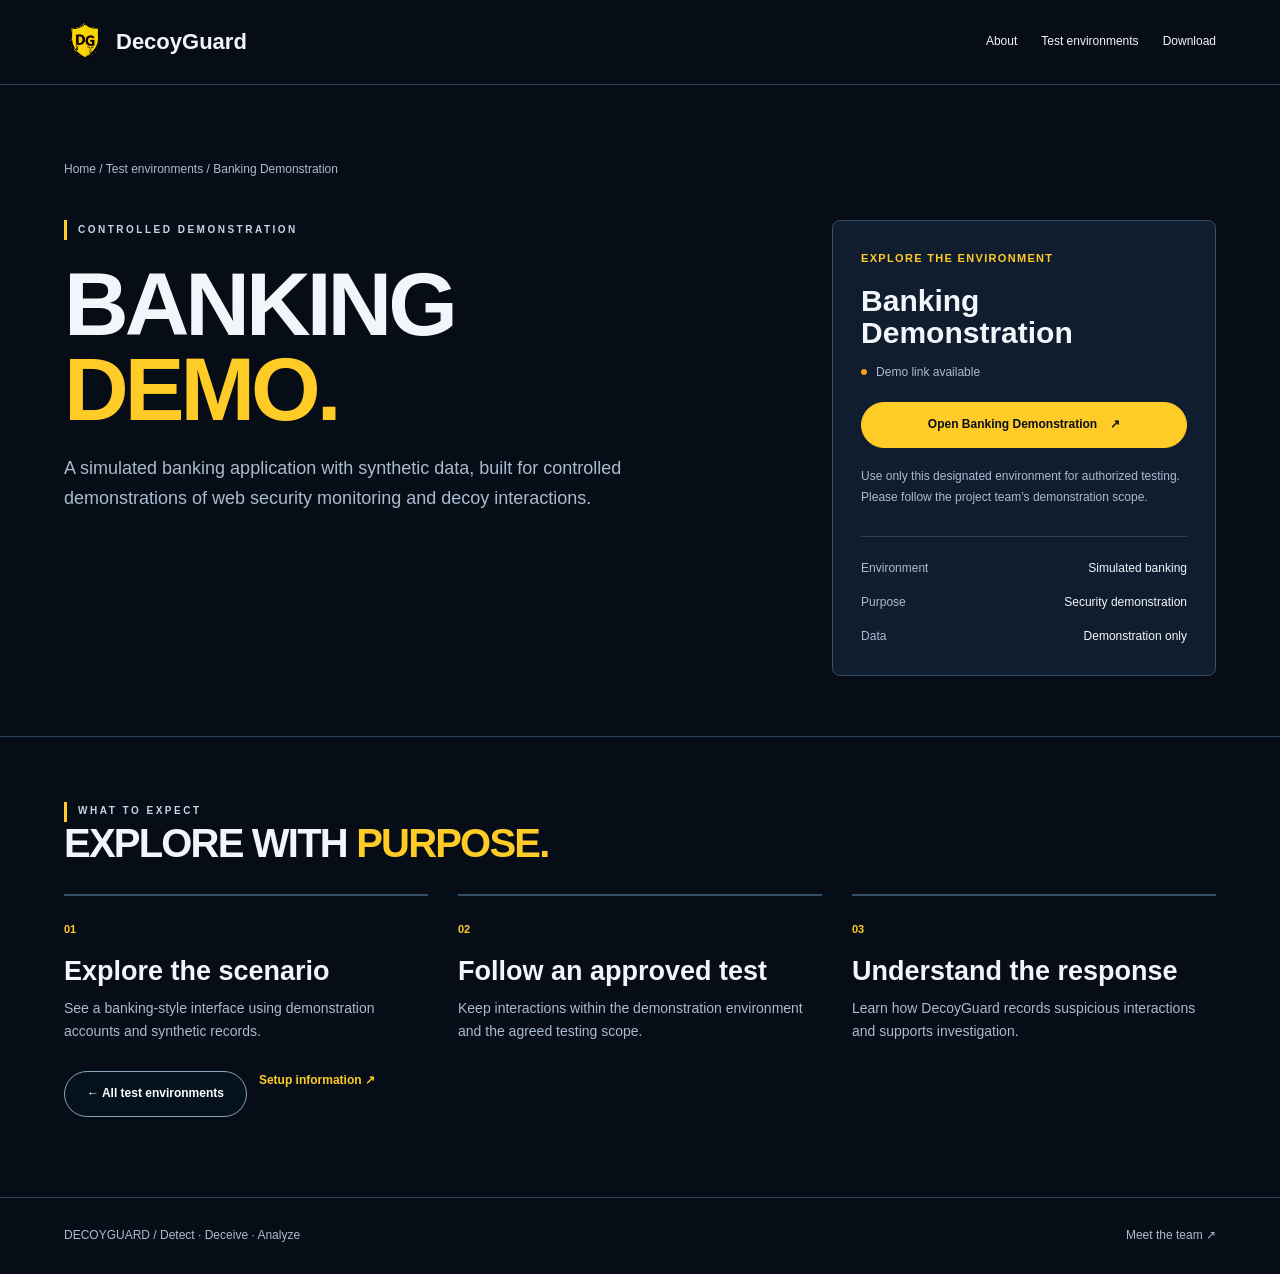
<file: banking.html>
<!DOCTYPE html><html lang="en"><head><meta charset="UTF-8"><meta name="viewport" content="width=device-width,initial-scale=1"><meta name="description" content="A simulated banking application with synthetic data, built for controlled demonstrations of web security monitoring and decoy interactions."><title>Banking Demonstration — DecoyGuard</title><link rel="preconnect" href="https://fonts.googleapis.com"><link rel="preconnect" href="https://fonts.gstatic.com" crossorigin><link href="https://fonts.googleapis.com/css2?family=Barlow+Condensed:wght@600;700;800&amp;family=Manrope:wght@400;500;600;700;800&amp;display=swap" rel="stylesheet"><style>
:root{--bg:#060d17;--ink:#f2f6fb;--muted:#aabbd0;--gold:#ffcb27;--orange:#f89b24;--line:#2a4359;--panel:#101d2e}*{box-sizing:border-box}html{scroll-behavior:smooth}body{margin:0;background:var(--bg);color:var(--ink);font:15px/1.65 'DM Sans',Arial,sans-serif}a{color:inherit;text-decoration:none}button,input{font:inherit}button{cursor:pointer}a:focus-visible,button:focus-visible,input:focus-visible{outline:3px solid var(--gold);outline-offset:4px}h1,h2,h3{font-family:'Space Grotesk',Arial,sans-serif;line-height:1.06;letter-spacing:-.045em;margin:0}p{margin:0;color:var(--muted)}.wrap{width:min(1250px,90%);margin:auto}.nav-wrap{position:sticky;top:0;z-index:20;background:#050b15e8;backdrop-filter:blur(20px);border-bottom:1px solid #ffffff21}.nav-inner{height:74px;display:flex;align-items:center;justify-content:space-between;gap:25px}.brand{display:flex;align-items:center;gap:10px;font:700 22px 'Space Grotesk',sans-serif;white-space:nowrap}.brand img{height:48px;width:42px;object-fit:contain}.links{display:flex;gap:25px;align-items:center;font-size:12px}.links a{transition:color .2s}.links a:hover{color:var(--gold)}.button{display:inline-flex;gap:13px;align-items:center;justify-content:center;background:var(--gold);border:1px solid var(--gold);border-radius:999px;padding:12px 22px;color:#09101b;font-size:12px;font-weight:700;white-space:nowrap;transition:transform .2s,background .2s}.button:hover{transform:translateY(-2px);background:#ffe079}.button.ghost{background:#071323a3;color:#fff;border-color:#8aa3b9}.button.ghost:hover{background:#193149}.menu{display:none;background:none;border:1px solid var(--line);color:#fff;border-radius:8px;padding:7px 12px}.hero{position:relative;min-height:660px;display:flex;align-items:center;isolation:isolate;background:linear-gradient(90deg,#040b17f7 0%,#04101edc 35%,#04101e2c 74%),url('assets/hero-decoy.png') center 55%/cover no-repeat;overflow:hidden}.hero:after{content:'';position:absolute;inset:auto 0 0;height:125px;background:linear-gradient(transparent,var(--bg));z-index:-1}.hero-content{padding:90px 0 115px}.kicker{display:flex;align-items:center;gap:11px;text-transform:uppercase;letter-spacing:.25em;font-size:10px;font-weight:700;color:#c4d5e7}.kicker:before{content:'';display:block;width:3px;height:20px;background:var(--gold)}h1{font-size:clamp(57px,7.4vw,112px);font-weight:700;max-width:800px;margin:24px 0}.gold{color:var(--gold)}.hero p{max-width:510px;font-size:17px;color:#d0dbe7}.actions{display:flex;gap:12px;flex-wrap:wrap;margin-top:28px}.micro{margin-top:40px;font-size:10px;letter-spacing:.22em;color:#b2c4d4;text-transform:uppercase}.micro span{color:var(--gold);margin:0 10px}.section{padding:100px 0;position:relative;overflow:hidden}.section.photo{background:linear-gradient(90deg,#07111cf0,#07111ce8),url('assets/hero-decoy.png') center/cover}.section-head{text-align:center;margin-bottom:38px}.section-head .kicker{justify-content:center}.section h2{font-size:clamp(32px,4.2vw,60px);margin-top:15px}.underline{width:90px;height:3px;background:var(--gold);margin:22px auto 0}.about-panel{padding:48px 6%;background:#112238c7;border:1px solid #3d5a72;border-radius:18px;text-align:center;box-shadow:0 18px 70px #0005}.about-panel p{font-size:clamp(16px,1.65vw,21px);line-height:1.9;color:#d8e3ed}.split{display:grid;grid-template-columns:.78fr 1.5fr;gap:50px;align-items:center}.split h2{margin:18px 0}.split>div>p{max-width:340px}.feature-grid{display:grid;grid-template-columns:repeat(3,minmax(0,1fr));gap:15px}.feature{background:linear-gradient(150deg,#13243aee,#081321f2);border:1px solid #35506b;border-radius:15px;padding:28px 23px;min-height:255px;transition:transform .25s,border-color .25s}.feature:hover,.test-card:hover{transform:translateY(-5px);border-color:var(--gold)}.feature .number{font-size:12px;font-weight:700;color:var(--gold);letter-spacing:.12em}.feature .symbol{font-size:32px;color:var(--gold);margin:15px 0}.feature h3{font-size:23px;margin-bottom:12px}.feature p{font-size:13px}.journey{background:linear-gradient(90deg,#06101fe8,#06101f80),url('assets/hero-decoy.png') center/cover}.journey-grid{display:grid;grid-template-columns:.8fr 1.3fr;gap:35px;align-items:center}.flow{padding:35px;border:1px solid #46627a;border-radius:18px;background:#071524c9;box-shadow:0 20px 80px #0007}.flow-entry{text-align:center;border:1px solid #48627b;border-radius:10px;padding:12px;max-width:220px;margin:0 auto;color:#d6e7f8;font-size:12px}.flow-down{text-align:center;color:var(--gold);font-size:30px;line-height:1.5}.flow-center{display:flex;align-items:center;justify-content:center;gap:15px;padding:12px 0 20px}.flow-center img{width:95px;height:110px;object-fit:contain}.flow-center strong{font-size:19px}.flow-branches{display:grid;grid-template-columns:1fr 1fr;gap:15px}.flow-branches>div{border:1px solid #315c80;background:#0a2b45;padding:20px 12px;text-align:center;border-radius:12px;font-size:13px;font-weight:700}.flow-branches>div:last-child{background:#362012;border-color:#a46a27}.flow-branches small{display:block;font-weight:400;color:#b8cbdc;margin-top:8px}.test-grid{display:grid;grid-template-columns:1fr 1fr;gap:20px}.test-card{min-height:310px;border:1px solid #35506b;border-radius:18px;overflow:hidden;background:linear-gradient(155deg,#122b42,#070e19);transition:transform .25s,border-color .25s;position:relative;display:flex;align-items:flex-end}.test-card:before{content:'';position:absolute;inset:0;background:linear-gradient(0deg,#07101afc 0%,#07101a40 100%),url('assets/hero-decoy.png') center/cover;opacity:.7}.test-card:nth-child(2):before{background:linear-gradient(0deg,#07101afc 0%,#07101a40 100%),url('assets/hero-decoy.png') 78%/cover}.test-card>div{position:relative;padding:30px}.test-card h3{font-size:30px;margin:10px 0}.test-card p{font-size:13px;max-width:380px;margin-bottom:15px}.text-link{font-size:12px;font-weight:700;color:var(--gold)}.download-panel{display:grid;grid-template-columns:1.1fr .9fr;gap:40px;align-items:center;padding:50px;border:1px solid #39556f;border-radius:20px;background:linear-gradient(120deg,#132b42,#081522)}.download-panel h2{margin:15px 0}.download-panel p{max-width:550px;margin-bottom:25px}.checklist{padding:25px;border:1px solid #3c5266;border-radius:14px;background:#07111f}.checklist h3{font-size:17px;color:var(--gold);margin-bottom:15px}.checklist div{padding:8px 0;border-bottom:1px solid #243a4e;font-size:13px}.checklist div:last-child{border:0}.checklist b{color:var(--gold);margin-right:10px}.team{background:linear-gradient(#060e1be8,#060e1be9),url('assets/hero-decoy.png') center/cover}.supervisor{width:min(340px,100%);margin:0 auto 24px}.member-grid{display:grid;grid-template-columns:repeat(4,minmax(0,1fr));gap:16px}.person{background:#101b2ddd;border:1px solid #3c526b;border-radius:15px;padding:27px 13px;text-align:center;min-height:200px}.person.supervisor{background:#241b15db;border-color:#a47732}.avatar{width:80px;height:80px;border:2px solid var(--gold);background:#27364a;border-radius:50%;display:grid;place-items:center;margin:0 auto 16px;color:#f3dca2;font-size:27px;font-weight:700}.person .role{color:var(--gold);font-size:10px;letter-spacing:.12em;text-transform:uppercase;font-weight:700}.person h3{font-size:16px;letter-spacing:-.02em;margin:8px 0}.person p{font-size:11px}.team-note{font-size:12px;text-align:center;margin-top:20px}.footer{border-top:1px solid #304257;padding:28px 0;background:#030913}.footer-inner{display:flex;justify-content:space-between;align-items:center;gap:20px}.footer small{color:#8ba0b5}.reveal{opacity:0;transform:translateY(25px);transition:opacity .75s,transform .75s}.reveal.visible{opacity:1;transform:none}.notice{font-size:12px;color:#9db1c5;margin-top:15px}dialog{border:1px solid #53687c;border-radius:18px;background:#0b1929;color:white;padding:30px;max-width:560px;width:90%}dialog::backdrop{background:#000b}dialog h2{font-size:27px;margin-bottom:16px}dialog p{margin:12px 0}dialog button{margin-top:15px}@media(max-width:900px){.split,.journey-grid,.download-panel{grid-template-columns:1fr}.split>div>p{max-width:none}.hero{min-height:580px}.hero-content{padding:75px 0 95px}.feature-grid{grid-template-columns:1fr 1fr}.member-grid{grid-template-columns:1fr 1fr}.links{gap:13px}}@media(max-width:700px){.nav-inner{height:68px}.menu{display:block}.links{display:none;position:absolute;left:0;right:0;top:68px;background:#07111f;padding:24px 6%;flex-direction:column;align-items:stretch;border-bottom:1px solid var(--line)}.links.open{display:flex}.nav-cta{display:none}.hero{min-height:630px;background-position:61% center}.hero h1{font-size:clamp(51px,12vw,78px)}.hero p{font-size:15px}.section{padding:70px 0}.feature-grid,.test-grid{grid-template-columns:1fr}.feature{min-height:0}.download-panel{padding:27px}.about-panel{padding:30px 22px}.member-grid{gap:10px}.person{padding:18px 8px}.person h3{font-size:13px}.footer-inner{flex-direction:column;text-align:center}}
@media(prefers-reduced-motion:reduce){html{scroll-behavior:auto}.reveal{opacity:1;transform:none;transition:none}.button,.feature,.test-card{transition:none}}

.demo-page .demo-header{border-bottom:1px solid var(--line);padding:18px 0}.demo-page .demo-nav{display:flex;justify-content:space-between;align-items:center;gap:22px;flex-wrap:wrap}.demo-page .demo-nav nav{display:flex;gap:24px;flex-wrap:wrap;font-size:12px}.demo-page .demo-nav nav a:hover{color:var(--gold)}.demo-page .demo-intro{padding:75px 0 60px;border-bottom:1px solid var(--line)}.demo-page .breadcrumb{font-size:12px;color:var(--muted);margin-bottom:40px}.demo-page .demo-layout{display:grid;grid-template-columns:minmax(0,1.3fr) minmax(0,.7fr);gap:55px;align-items:start}.demo-page h1{font-size:clamp(54px,7vw,98px);margin:22px 0;max-width:none;line-height:.95}.demo-page .demo-description{font-size:18px;max-width:630px}.demo-page .demo-type{margin-bottom:18px;font-size:11px;letter-spacing:.12em;font-weight:700;color:var(--gold)}.demo-page .demo-dock{padding:28px;background:#101d2e;border:1px solid #35506b;border-radius:8px;min-width:0}.demo-page .demo-dock h2{font-size:30px;letter-spacing:0;margin-bottom:14px}.demo-page .demo-status{display:flex;align-items:center;gap:9px;color:#aabbd0;font-size:12px;margin-bottom:20px}.demo-page .demo-status:before{content:'';height:6px;width:6px;border-radius:50%;background:var(--orange)}.demo-page .demo-dock .button{width:100%;white-space:normal}.demo-page .demo-dock .button:disabled{cursor:not-allowed;background:#23364a;border-color:#35506b;color:#aabbd0;transform:none}.demo-page .demo-note{font-size:12px;margin-top:18px;line-height:1.75}.demo-page .demo-facts{display:grid;gap:14px;margin:28px 0 0;padding-top:22px;border-top:1px solid var(--line)}.demo-page .demo-facts div{display:flex;justify-content:space-between;gap:20px;font-size:12px}.demo-page .demo-facts dt{color:var(--muted)}.demo-page .demo-facts dd{margin:0;text-align:right;color:#f2f6fb}.demo-page .demo-details{padding:65px 0 80px}.demo-page .demo-details h2{font-size:40px}.demo-page .demo-steps{display:grid;grid-template-columns:repeat(3,minmax(0,1fr));gap:30px;margin-top:30px}.demo-page .demo-step{border-top:2px solid #35506b;padding-top:20px}.demo-page .demo-step span{font-size:11px;font-weight:700;color:var(--gold)}.demo-page .demo-step h3{font-size:27px;letter-spacing:0;margin:16px 0 12px}.demo-page .demo-step p{font-size:14px}.demo-page .demo-footer{border-top:1px solid var(--line);padding:28px 0;font-size:12px;color:var(--muted)}.demo-page .demo-footer .wrap{display:flex;justify-content:space-between;gap:20px;flex-wrap:wrap}@media(max-width:850px){.demo-page .demo-layout{grid-template-columns:1fr;gap:35px}.demo-page .demo-steps{grid-template-columns:1fr;gap:26px}.demo-page .demo-intro{padding-top:40px}.demo-page .breadcrumb{margin-bottom:28px}}[hidden]{display:none!important}
</style></head><body class="demo-page" data-demo="banking"><header class="demo-header"><div class="wrap demo-nav"><a class="brand" href="index.html"><img src="assets/decoyguard-shield.png" alt="DecoyGuard shield">DecoyGuard</a><nav aria-label="Main navigation"><a href="index.html#about">About</a><a href="index.html#test">Test environments</a><a href="index.html#download">Download</a></nav></div></header><main><section class="demo-intro"><div class="wrap"><div class="breadcrumb"><a href="index.html">Home</a> / <a href="index.html#test">Test environments</a> / Banking Demonstration</div><div class="demo-layout"><div><div class="kicker">CONTROLLED DEMONSTRATION</div><h1>BANKING<br/><span class="gold">DEMO.</span></h1><p class="demo-description">A simulated banking application with synthetic data, built for controlled demonstrations of web security monitoring and decoy interactions.</p></div><aside class="demo-dock" aria-label="Launch demonstration"><p class="demo-type">EXPLORE THE ENVIRONMENT</p><h2>Banking Demonstration</h2><p class="demo-status" id="demo-status" role="status">Public demo coming soon</p><a id="demo-launch" class="button" href="#" hidden>Open Banking Demonstration <span aria-hidden="true">↗</span></a><button id="demo-unavailable" class="button" type="button" disabled>Demo not available yet</button><p class="demo-note">Use only this designated environment for authorized testing. Please follow the project team’s demonstration scope.</p><dl class="demo-facts"><div><dt>Environment</dt><dd>Simulated banking</dd></div><div><dt>Purpose</dt><dd>Security demonstration</dd></div><div><dt>Data</dt><dd>Demonstration only</dd></div></dl></aside></div></div></section><section class="demo-details"><div class="wrap"><div class="kicker">WHAT TO EXPECT</div><h2>EXPLORE WITH <span class="gold">PURPOSE.</span></h2><div class="demo-steps"><article class="demo-step"><span>01</span><h3>Explore the scenario</h3><p>See a banking-style interface using demonstration accounts and synthetic records.</p></article><article class="demo-step"><span>02</span><h3>Follow an approved test</h3><p>Keep interactions within the demonstration environment and the agreed testing scope.</p></article><article class="demo-step"><span>03</span><h3>Understand the response</h3><p>Learn how DecoyGuard records suspicious interactions and supports investigation.</p></article></div><div class="actions"><a class="button ghost" href="index.html#test">← All test environments</a><a class="text-link" href="index.html#download">Setup information ↗</a></div></div></section></main><footer class="demo-footer"><div class="wrap"><span>DECOYGUARD / Detect · Deceive · Analyze</span><a href="index.html#team">Meet the team ↗</a></div></footer><script src="site-config.js"></script><script src="demo-launch.js"></script></body></html>
</file>
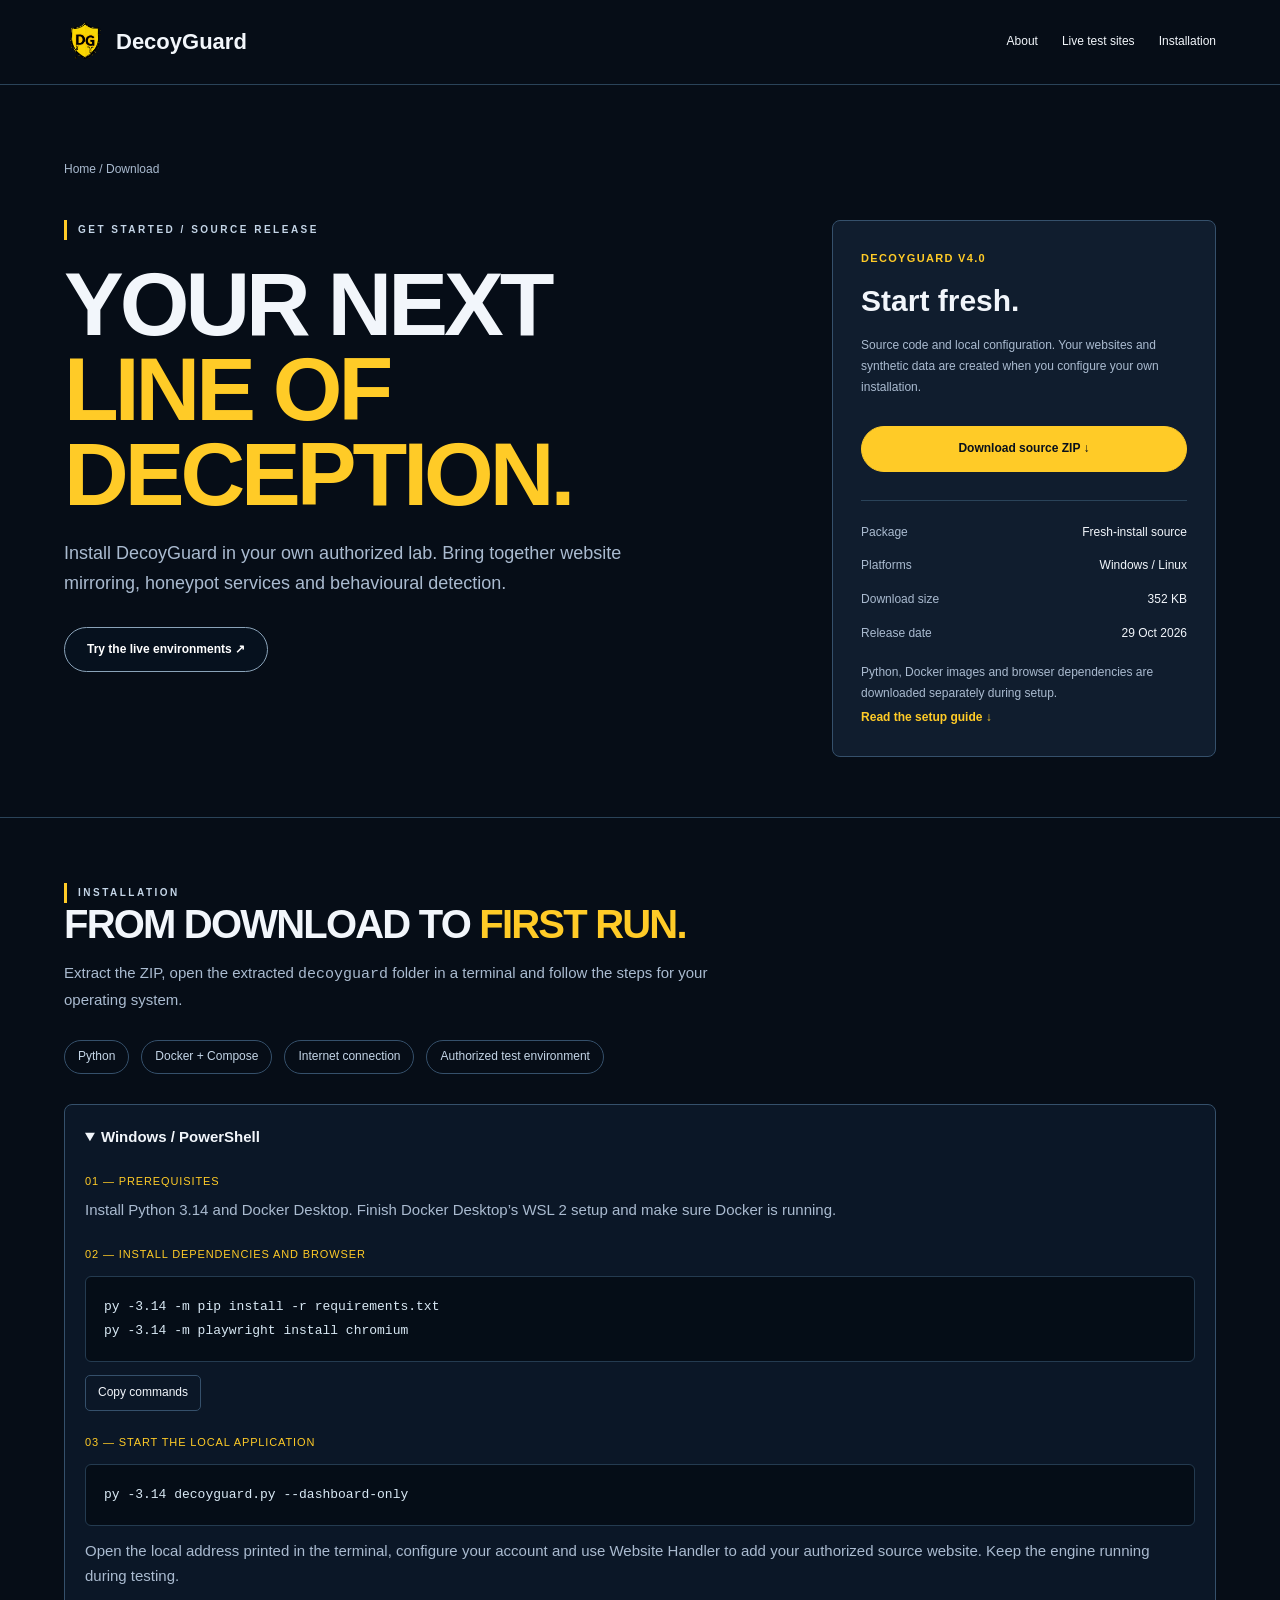
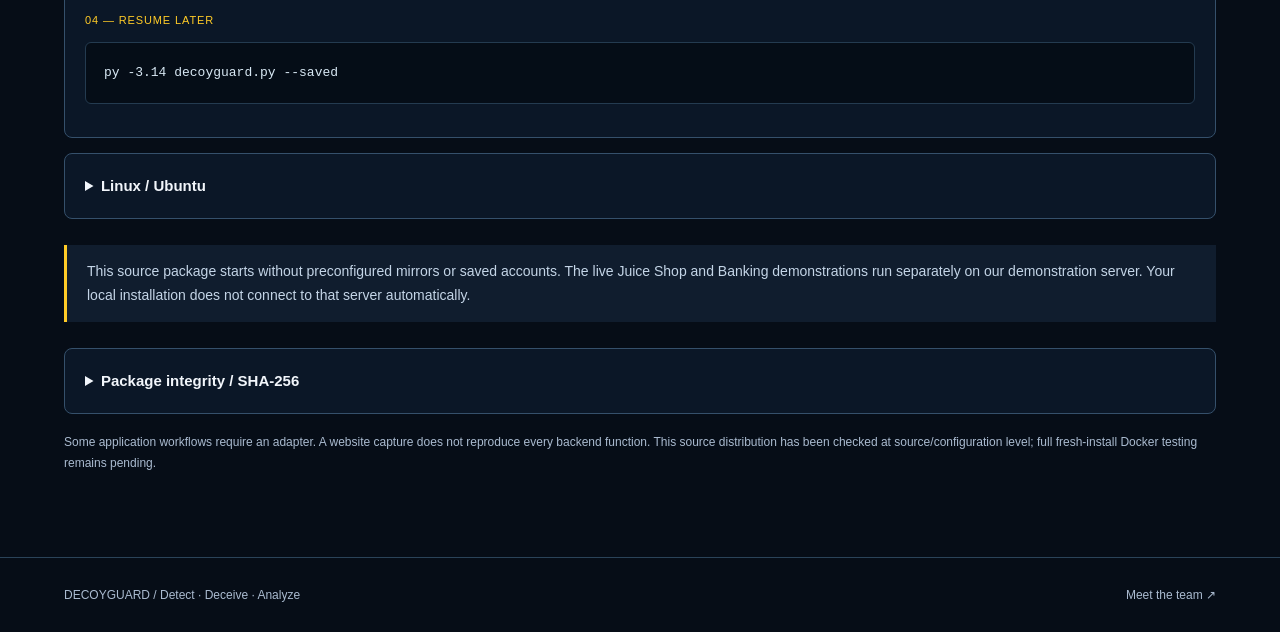
<file: download.html>
<!DOCTYPE html><html lang="en"><head><meta charset="UTF-8"><meta name="viewport" content="width=device-width,initial-scale=1"><meta name="description" content="Download DecoyGuard source and follow the Windows or Linux installation guide."><title>Download DecoyGuard — Setup &amp; Installation</title><link rel="preconnect" href="https://fonts.googleapis.com"><link rel="preconnect" href="https://fonts.gstatic.com" crossorigin><link href="https://fonts.googleapis.com/css2?family=Barlow+Condensed:wght@600;700;800&amp;family=Manrope:wght@400;500;600;700;800&amp;display=swap" rel="stylesheet"><style>
:root{--bg:#060d17;--ink:#f2f6fb;--muted:#aabbd0;--gold:#ffcb27;--orange:#f89b24;--line:#2a4359;--panel:#101d2e}*{box-sizing:border-box}html{scroll-behavior:smooth}body{margin:0;background:var(--bg);color:var(--ink);font:15px/1.65 'DM Sans',Arial,sans-serif}a{color:inherit;text-decoration:none}button,input{font:inherit}button{cursor:pointer}a:focus-visible,button:focus-visible,input:focus-visible{outline:3px solid var(--gold);outline-offset:4px}h1,h2,h3{font-family:'Space Grotesk',Arial,sans-serif;line-height:1.06;letter-spacing:-.045em;margin:0}p{margin:0;color:var(--muted)}.wrap{width:min(1250px,90%);margin:auto}.nav-wrap{position:sticky;top:0;z-index:20;background:#050b15e8;backdrop-filter:blur(20px);border-bottom:1px solid #ffffff21}.nav-inner{height:74px;display:flex;align-items:center;justify-content:space-between;gap:25px}.brand{display:flex;align-items:center;gap:10px;font:700 22px 'Space Grotesk',sans-serif;white-space:nowrap}.brand img{height:48px;width:42px;object-fit:contain}.links{display:flex;gap:25px;align-items:center;font-size:12px}.links a{transition:color .2s}.links a:hover{color:var(--gold)}.button{display:inline-flex;gap:13px;align-items:center;justify-content:center;background:var(--gold);border:1px solid var(--gold);border-radius:999px;padding:12px 22px;color:#09101b;font-size:12px;font-weight:700;white-space:nowrap;transition:transform .2s,background .2s}.button:hover{transform:translateY(-2px);background:#ffe079}.button.ghost{background:#071323a3;color:#fff;border-color:#8aa3b9}.button.ghost:hover{background:#193149}.menu{display:none;background:none;border:1px solid var(--line);color:#fff;border-radius:8px;padding:7px 12px}.hero{position:relative;min-height:660px;display:flex;align-items:center;isolation:isolate;background:linear-gradient(90deg,#040b17f7 0%,#04101edc 35%,#04101e2c 74%),url('assets/hero-decoy.png') center 55%/cover no-repeat;overflow:hidden}.hero:after{content:'';position:absolute;inset:auto 0 0;height:125px;background:linear-gradient(transparent,var(--bg));z-index:-1}.hero-content{padding:90px 0 115px}.kicker{display:flex;align-items:center;gap:11px;text-transform:uppercase;letter-spacing:.25em;font-size:10px;font-weight:700;color:#c4d5e7}.kicker:before{content:'';display:block;width:3px;height:20px;background:var(--gold)}h1{font-size:clamp(57px,7.4vw,112px);font-weight:700;max-width:800px;margin:24px 0}.gold{color:var(--gold)}.hero p{max-width:510px;font-size:17px;color:#d0dbe7}.actions{display:flex;gap:12px;flex-wrap:wrap;margin-top:28px}.micro{margin-top:40px;font-size:10px;letter-spacing:.22em;color:#b2c4d4;text-transform:uppercase}.micro span{color:var(--gold);margin:0 10px}.section{padding:100px 0;position:relative;overflow:hidden}.section.photo{background:linear-gradient(90deg,#07111cf0,#07111ce8),url('assets/hero-decoy.png') center/cover}.section-head{text-align:center;margin-bottom:38px}.section-head .kicker{justify-content:center}.section h2{font-size:clamp(32px,4.2vw,60px);margin-top:15px}.underline{width:90px;height:3px;background:var(--gold);margin:22px auto 0}.about-panel{padding:48px 6%;background:#112238c7;border:1px solid #3d5a72;border-radius:18px;text-align:center;box-shadow:0 18px 70px #0005}.about-panel p{font-size:clamp(16px,1.65vw,21px);line-height:1.9;color:#d8e3ed}.split{display:grid;grid-template-columns:.78fr 1.5fr;gap:50px;align-items:center}.split h2{margin:18px 0}.split>div>p{max-width:340px}.feature-grid{display:grid;grid-template-columns:repeat(3,minmax(0,1fr));gap:15px}.feature{background:linear-gradient(150deg,#13243aee,#081321f2);border:1px solid #35506b;border-radius:15px;padding:28px 23px;min-height:255px;transition:transform .25s,border-color .25s}.feature:hover,.test-card:hover{transform:translateY(-5px);border-color:var(--gold)}.feature .number{font-size:12px;font-weight:700;color:var(--gold);letter-spacing:.12em}.feature .symbol{font-size:32px;color:var(--gold);margin:15px 0}.feature h3{font-size:23px;margin-bottom:12px}.feature p{font-size:13px}.journey{background:linear-gradient(90deg,#06101fe8,#06101f80),url('assets/hero-decoy.png') center/cover}.journey-grid{display:grid;grid-template-columns:.8fr 1.3fr;gap:35px;align-items:center}.flow{padding:35px;border:1px solid #46627a;border-radius:18px;background:#071524c9;box-shadow:0 20px 80px #0007}.flow-entry{text-align:center;border:1px solid #48627b;border-radius:10px;padding:12px;max-width:220px;margin:0 auto;color:#d6e7f8;font-size:12px}.flow-down{text-align:center;color:var(--gold);font-size:30px;line-height:1.5}.flow-center{display:flex;align-items:center;justify-content:center;gap:15px;padding:12px 0 20px}.flow-center img{width:95px;height:110px;object-fit:contain}.flow-center strong{font-size:19px}.flow-branches{display:grid;grid-template-columns:1fr 1fr;gap:15px}.flow-branches>div{border:1px solid #315c80;background:#0a2b45;padding:20px 12px;text-align:center;border-radius:12px;font-size:13px;font-weight:700}.flow-branches>div:last-child{background:#362012;border-color:#a46a27}.flow-branches small{display:block;font-weight:400;color:#b8cbdc;margin-top:8px}.test-grid{display:grid;grid-template-columns:1fr 1fr;gap:20px}.test-card{min-height:310px;border:1px solid #35506b;border-radius:18px;overflow:hidden;background:linear-gradient(155deg,#122b42,#070e19);transition:transform .25s,border-color .25s;position:relative;display:flex;align-items:flex-end}.test-card:before{content:'';position:absolute;inset:0;background:linear-gradient(0deg,#07101afc 0%,#07101a40 100%),url('assets/hero-decoy.png') center/cover;opacity:.7}.test-card:nth-child(2):before{background:linear-gradient(0deg,#07101afc 0%,#07101a40 100%),url('assets/hero-decoy.png') 78%/cover}.test-card>div{position:relative;padding:30px}.test-card h3{font-size:30px;margin:10px 0}.test-card p{font-size:13px;max-width:380px;margin-bottom:15px}.text-link{font-size:12px;font-weight:700;color:var(--gold)}.download-panel{display:grid;grid-template-columns:1.1fr .9fr;gap:40px;align-items:center;padding:50px;border:1px solid #39556f;border-radius:20px;background:linear-gradient(120deg,#132b42,#081522)}.download-panel h2{margin:15px 0}.download-panel p{max-width:550px;margin-bottom:25px}.checklist{padding:25px;border:1px solid #3c5266;border-radius:14px;background:#07111f}.checklist h3{font-size:17px;color:var(--gold);margin-bottom:15px}.checklist div{padding:8px 0;border-bottom:1px solid #243a4e;font-size:13px}.checklist div:last-child{border:0}.checklist b{color:var(--gold);margin-right:10px}.team{background:linear-gradient(#060e1be8,#060e1be9),url('assets/hero-decoy.png') center/cover}.supervisor{width:min(340px,100%);margin:0 auto 24px}.member-grid{display:grid;grid-template-columns:repeat(4,minmax(0,1fr));gap:16px}.person{background:#101b2ddd;border:1px solid #3c526b;border-radius:15px;padding:27px 13px;text-align:center;min-height:200px}.person.supervisor{background:#241b15db;border-color:#a47732}.avatar{width:80px;height:80px;border:2px solid var(--gold);background:#27364a;border-radius:50%;display:grid;place-items:center;margin:0 auto 16px;color:#f3dca2;font-size:27px;font-weight:700}.person .role{color:var(--gold);font-size:10px;letter-spacing:.12em;text-transform:uppercase;font-weight:700}.person h3{font-size:16px;letter-spacing:-.02em;margin:8px 0}.person p{font-size:11px}.team-note{font-size:12px;text-align:center;margin-top:20px}.footer{border-top:1px solid #304257;padding:28px 0;background:#030913}.footer-inner{display:flex;justify-content:space-between;align-items:center;gap:20px}.footer small{color:#8ba0b5}.reveal{opacity:0;transform:translateY(25px);transition:opacity .75s,transform .75s}.reveal.visible{opacity:1;transform:none}.notice{font-size:12px;color:#9db1c5;margin-top:15px}dialog{border:1px solid #53687c;border-radius:18px;background:#0b1929;color:white;padding:30px;max-width:560px;width:90%}dialog::backdrop{background:#000b}dialog h2{font-size:27px;margin-bottom:16px}dialog p{margin:12px 0}dialog button{margin-top:15px}@media(max-width:900px){.split,.journey-grid,.download-panel{grid-template-columns:1fr}.split>div>p{max-width:none}.hero{min-height:580px}.hero-content{padding:75px 0 95px}.feature-grid{grid-template-columns:1fr 1fr}.member-grid{grid-template-columns:1fr 1fr}.links{gap:13px}}@media(max-width:700px){.nav-inner{height:68px}.menu{display:block}.links{display:none;position:absolute;left:0;right:0;top:68px;background:#07111f;padding:24px 6%;flex-direction:column;align-items:stretch;border-bottom:1px solid var(--line)}.links.open{display:flex}.nav-cta{display:none}.hero{min-height:630px;background-position:61% center}.hero h1{font-size:clamp(51px,12vw,78px)}.hero p{font-size:15px}.section{padding:70px 0}.feature-grid,.test-grid{grid-template-columns:1fr}.feature{min-height:0}.download-panel{padding:27px}.about-panel{padding:30px 22px}.member-grid{gap:10px}.person{padding:18px 8px}.person h3{font-size:13px}.footer-inner{flex-direction:column;text-align:center}}
@media(prefers-reduced-motion:reduce){html{scroll-behavior:auto}.reveal{opacity:1;transform:none;transition:none}.button,.feature,.test-card{transition:none}}

.demo-page .demo-header{border-bottom:1px solid var(--line);padding:18px 0}.demo-page .demo-nav{display:flex;justify-content:space-between;align-items:center;gap:22px;flex-wrap:wrap}.demo-page .demo-nav nav{display:flex;gap:24px;flex-wrap:wrap;font-size:12px}.demo-page .demo-nav nav a:hover{color:var(--gold)}.demo-page .demo-intro{padding:75px 0 60px;border-bottom:1px solid var(--line)}.demo-page .breadcrumb{font-size:12px;color:var(--muted);margin-bottom:40px}.demo-page .demo-layout{display:grid;grid-template-columns:minmax(0,1.3fr) minmax(0,.7fr);gap:55px;align-items:start}.demo-page h1{font-size:clamp(54px,7vw,98px);margin:22px 0;max-width:none;line-height:.95}.demo-page .demo-description{font-size:18px;max-width:630px}.demo-page .demo-type{margin-bottom:18px;font-size:11px;letter-spacing:.12em;font-weight:700;color:var(--gold)}.demo-page .demo-dock{padding:28px;background:#101d2e;border:1px solid #35506b;border-radius:8px;min-width:0}.demo-page .demo-dock h2{font-size:30px;letter-spacing:0;margin-bottom:14px}.demo-page .demo-status{display:flex;align-items:center;gap:9px;color:#aabbd0;font-size:12px;margin-bottom:20px}.demo-page .demo-status:before{content:'';height:6px;width:6px;border-radius:50%;background:var(--orange)}.demo-page .demo-dock .button{width:100%;white-space:normal}.demo-page .demo-dock .button:disabled{cursor:not-allowed;background:#23364a;border-color:#35506b;color:#aabbd0;transform:none}.demo-page .demo-note{font-size:12px;margin-top:18px;line-height:1.75}.demo-page .demo-facts{display:grid;gap:14px;margin:28px 0 0;padding-top:22px;border-top:1px solid var(--line)}.demo-page .demo-facts div{display:flex;justify-content:space-between;gap:20px;font-size:12px}.demo-page .demo-facts dt{color:var(--muted)}.demo-page .demo-facts dd{margin:0;text-align:right;color:#f2f6fb}.demo-page .demo-details{padding:65px 0 80px}.demo-page .demo-details h2{font-size:40px}.demo-page .demo-steps{display:grid;grid-template-columns:repeat(3,minmax(0,1fr));gap:30px;margin-top:30px}.demo-page .demo-step{border-top:2px solid #35506b;padding-top:20px}.demo-page .demo-step span{font-size:11px;font-weight:700;color:var(--gold)}.demo-page .demo-step h3{font-size:27px;letter-spacing:0;margin:16px 0 12px}.demo-page .demo-step p{font-size:14px}.demo-page .demo-footer{border-top:1px solid var(--line);padding:28px 0;font-size:12px;color:var(--muted)}.demo-page .demo-footer .wrap{display:flex;justify-content:space-between;gap:20px;flex-wrap:wrap}@media(max-width:850px){.demo-page .demo-layout{grid-template-columns:1fr;gap:35px}.demo-page .demo-steps{grid-template-columns:1fr;gap:26px}.demo-page .demo-intro{padding-top:40px}.demo-page .breadcrumb{margin-bottom:28px}}[hidden]{display:none!important}

.install-guide{padding:65px 0}.install-guide h2{font-size:40px;margin-bottom:15px}.install-guide .intro{max-width:700px;margin-bottom:28px}.install-guide details{border:1px solid #35506b;background:#0b1727;border-radius:8px;margin-bottom:15px;padding:20px}.install-guide summary{font-weight:700;cursor:pointer;color:#f2f6fb}.install-guide pre{background:#050d17;border:1px solid #243b50;color:#d8e8f4;overflow:auto;padding:18px;border-radius:6px;font:13px/1.85 monospace;white-space:pre-wrap;overflow-wrap:anywhere}.install-guide .step-label{color:var(--gold);font-size:11px;letter-spacing:.08em;text-transform:uppercase;margin:22px 0 8px}.install-guide .requirements{display:flex;gap:12px;flex-wrap:wrap;margin-bottom:30px}.install-guide .requirements span{border:1px solid #35506b;border-radius:30px;padding:6px 13px;font-size:12px;color:#c4d5e7}.install-guide .hash{font:12px/1.8 monospace;overflow-wrap:anywhere;max-width:850px;color:#aabbd0}.download-callout{border-left:3px solid var(--gold);padding:15px 20px;background:#101d2e;margin:26px 0;color:#c4d5e7;font-size:14px}.download-copy{background:transparent;border:1px solid #35506b;color:#f2f6fb;border-radius:5px;padding:7px 12px;font-size:12px}.download-copy:hover{border-color:var(--gold)}
</style></head><body class="demo-page"><header class="demo-header"><div class="wrap demo-nav"><a class="brand" href="index.html"><img src="assets/decoyguard-shield.png" alt="DecoyGuard shield">DecoyGuard</a><nav aria-label="Main navigation"><a href="index.html#about">About</a><a href="index.html#test">Live test sites</a><a href="#installation">Installation</a></nav></div></header><main><section class="demo-intro"><div class="wrap"><div class="breadcrumb"><a href="index.html">Home</a> / Download</div><div class="demo-layout"><div><div class="kicker">GET STARTED / SOURCE RELEASE</div><h1>YOUR NEXT<br/><span class="gold">LINE OF DECEPTION.</span></h1><p class="demo-description">Install DecoyGuard in your own authorized lab. Bring together website mirroring, honeypot services and behavioural detection.</p><div class="actions"><a class="button ghost" href="index.html#test">Try the live environments ↗</a></div></div><aside class="demo-dock" aria-label="Download source package"><p class="demo-type">DECOYGUARD V4.0</p><h2>Start fresh.</h2><p class="demo-note">Source code and local configuration. Your websites and synthetic data are created when you configure your own installation.</p><div class="actions"><a class="button" href="releases/DecoyGuard-source.zip" download="DecoyGuard-source.zip">Download source ZIP ↓</a></div><dl class="demo-facts"><div><dt>Package</dt><dd>Fresh-install source</dd></div><div><dt>Platforms</dt><dd>Windows / Linux</dd></div><div><dt>Download size</dt><dd>352 KB</dd></div><div><dt>Release date</dt><dd>29 Oct 2026</dd></div></dl><p class="demo-note">Python, Docker images and browser dependencies are downloaded separately during setup.</p><a class="text-link" href="#installation">Read the setup guide ↓</a></aside></div></div></section><section class="install-guide" id="installation"><div class="wrap"><div class="kicker">INSTALLATION</div><h2>FROM DOWNLOAD TO <span class="gold">FIRST RUN.</span></h2><p class="intro">Extract the ZIP, open the extracted <code>decoyguard</code> folder in a terminal and follow the steps for your operating system.</p><div class="requirements"><span>Python</span><span>Docker + Compose</span><span>Internet connection</span><span>Authorized test environment</span></div><details open><summary>Windows / PowerShell</summary><p class="step-label">01 — Prerequisites</p><p>Install Python 3.14 and Docker Desktop. Finish Docker Desktop’s WSL 2 setup and make sure Docker is running.</p><p class="step-label">02 — Install dependencies and browser</p><pre id="windows-install">py -3.14 -m pip install -r requirements.txt
py -3.14 -m playwright install chromium</pre><button class="download-copy" type="button" data-copy="windows-install">Copy commands</button><p class="step-label">03 — Start the local application</p><pre>py -3.14 decoyguard.py --dashboard-only</pre><p>Open the local address printed in the terminal, configure your account and use Website Handler to add your authorized source website. Keep the engine running during testing.</p><p class="step-label">04 — Resume later</p><pre>py -3.14 decoyguard.py --saved</pre></details><details><summary>Linux / Ubuntu</summary><p class="step-label">01 — Prerequisites</p><p>Install Docker Engine, its Compose plugin and Python environment support. On Ubuntu, install <code>python3-venv</code> if needed.</p><p class="step-label">02 — Install dependencies and browser</p><pre id="linux-install">python3 -m venv .venv
.venv/bin/python -m pip install -r requirements.txt
.venv/bin/python -m playwright install --with-deps chromium</pre><button class="download-copy" type="button" data-copy="linux-install">Copy commands</button><p class="step-label">03 — Start the local application</p><pre>.venv/bin/python decoyguard.py --dashboard-only</pre><p>Use Website Handler to add an authorized website. To resume a configured installation, run:</p><pre>.venv/bin/python decoyguard.py --saved</pre></details><div class="download-callout">This source package starts without preconfigured mirrors or saved accounts. The live Juice Shop and Banking demonstrations run separately on our demonstration server. Your local installation does not connect to that server automatically.</div><details><summary>Package integrity / SHA-256</summary><p class="demo-note">Compare your downloaded ZIP against this checksum or the checksum file.</p><p class="hash">23f0412a79ccc337610beefe8a75b4954b6c0e4e70beb3ba5fd89a4cfc38fe72</p><a class="text-link" href="releases/DecoyGuard-source.sha256" download>Download checksum ↗</a><p class="step-label">Windows verification</p><pre>Get-FileHash .\DecoyGuard-source.zip -Algorithm SHA256</pre><p class="step-label">Linux verification</p><pre>sha256sum DecoyGuard-source.zip</pre></details><p class="demo-note">Some application workflows require an adapter. A website capture does not reproduce every backend function. This source distribution has been checked at source/configuration level; full fresh-install Docker testing remains pending.</p><p id="copy-status" role="status" class="demo-note"></p></div></section></main><footer class="demo-footer"><div class="wrap"><span>DECOYGUARD / Detect · Deceive · Analyze</span><a href="index.html#team">Meet the team ↗</a></div></footer><script>document.querySelectorAll('[data-copy]').forEach(button=>button.addEventListener('click',async()=>{const value=document.getElementById(button.dataset.copy).textContent;try{await navigator.clipboard.writeText(value);document.getElementById('copy-status').textContent='Commands copied.'}catch(_){document.getElementById('copy-status').textContent='Select the commands above and copy them manually.'}}));</script></body></html>
</file>
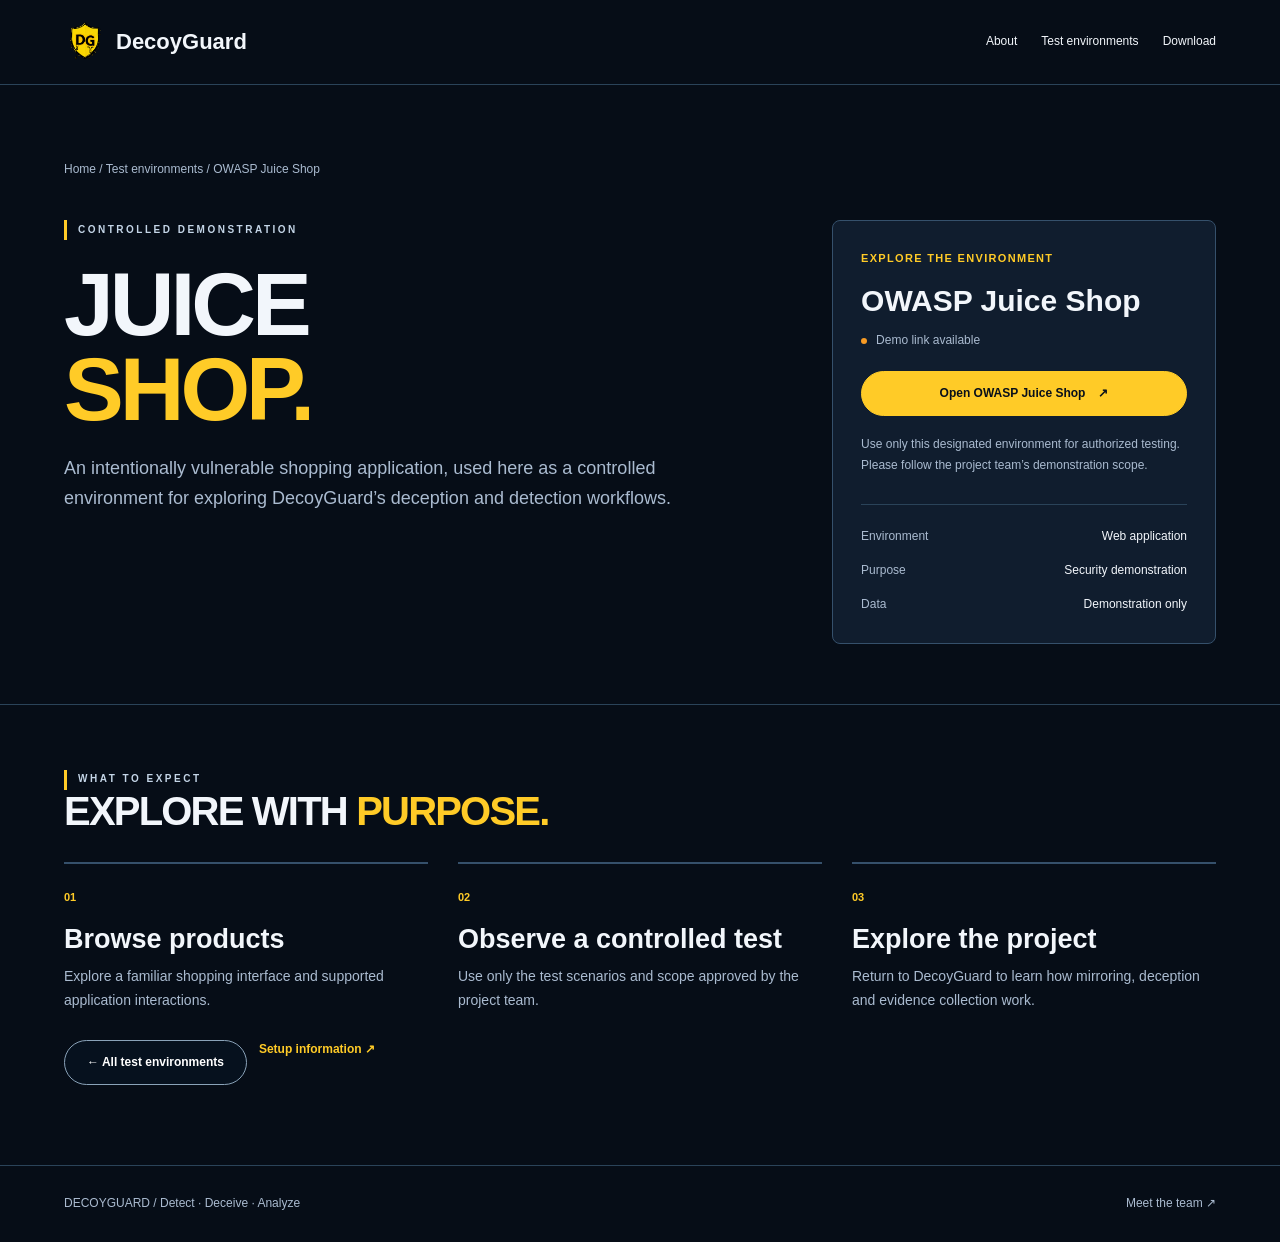
<file: juice-shop.html>
<!DOCTYPE html><html lang="en"><head><meta charset="UTF-8"><meta name="viewport" content="width=device-width,initial-scale=1"><meta name="description" content="An intentionally vulnerable shopping application, used here as a controlled environment for exploring DecoyGuard’s deception and detection workflows."><title>OWASP Juice Shop — DecoyGuard</title><link rel="preconnect" href="https://fonts.googleapis.com"><link rel="preconnect" href="https://fonts.gstatic.com" crossorigin><link href="https://fonts.googleapis.com/css2?family=Barlow+Condensed:wght@600;700;800&amp;family=Manrope:wght@400;500;600;700;800&amp;display=swap" rel="stylesheet"><style>
:root{--bg:#060d17;--ink:#f2f6fb;--muted:#aabbd0;--gold:#ffcb27;--orange:#f89b24;--line:#2a4359;--panel:#101d2e}*{box-sizing:border-box}html{scroll-behavior:smooth}body{margin:0;background:var(--bg);color:var(--ink);font:15px/1.65 'DM Sans',Arial,sans-serif}a{color:inherit;text-decoration:none}button,input{font:inherit}button{cursor:pointer}a:focus-visible,button:focus-visible,input:focus-visible{outline:3px solid var(--gold);outline-offset:4px}h1,h2,h3{font-family:'Space Grotesk',Arial,sans-serif;line-height:1.06;letter-spacing:-.045em;margin:0}p{margin:0;color:var(--muted)}.wrap{width:min(1250px,90%);margin:auto}.nav-wrap{position:sticky;top:0;z-index:20;background:#050b15e8;backdrop-filter:blur(20px);border-bottom:1px solid #ffffff21}.nav-inner{height:74px;display:flex;align-items:center;justify-content:space-between;gap:25px}.brand{display:flex;align-items:center;gap:10px;font:700 22px 'Space Grotesk',sans-serif;white-space:nowrap}.brand img{height:48px;width:42px;object-fit:contain}.links{display:flex;gap:25px;align-items:center;font-size:12px}.links a{transition:color .2s}.links a:hover{color:var(--gold)}.button{display:inline-flex;gap:13px;align-items:center;justify-content:center;background:var(--gold);border:1px solid var(--gold);border-radius:999px;padding:12px 22px;color:#09101b;font-size:12px;font-weight:700;white-space:nowrap;transition:transform .2s,background .2s}.button:hover{transform:translateY(-2px);background:#ffe079}.button.ghost{background:#071323a3;color:#fff;border-color:#8aa3b9}.button.ghost:hover{background:#193149}.menu{display:none;background:none;border:1px solid var(--line);color:#fff;border-radius:8px;padding:7px 12px}.hero{position:relative;min-height:660px;display:flex;align-items:center;isolation:isolate;background:linear-gradient(90deg,#040b17f7 0%,#04101edc 35%,#04101e2c 74%),url('assets/hero-decoy.png') center 55%/cover no-repeat;overflow:hidden}.hero:after{content:'';position:absolute;inset:auto 0 0;height:125px;background:linear-gradient(transparent,var(--bg));z-index:-1}.hero-content{padding:90px 0 115px}.kicker{display:flex;align-items:center;gap:11px;text-transform:uppercase;letter-spacing:.25em;font-size:10px;font-weight:700;color:#c4d5e7}.kicker:before{content:'';display:block;width:3px;height:20px;background:var(--gold)}h1{font-size:clamp(57px,7.4vw,112px);font-weight:700;max-width:800px;margin:24px 0}.gold{color:var(--gold)}.hero p{max-width:510px;font-size:17px;color:#d0dbe7}.actions{display:flex;gap:12px;flex-wrap:wrap;margin-top:28px}.micro{margin-top:40px;font-size:10px;letter-spacing:.22em;color:#b2c4d4;text-transform:uppercase}.micro span{color:var(--gold);margin:0 10px}.section{padding:100px 0;position:relative;overflow:hidden}.section.photo{background:linear-gradient(90deg,#07111cf0,#07111ce8),url('assets/hero-decoy.png') center/cover}.section-head{text-align:center;margin-bottom:38px}.section-head .kicker{justify-content:center}.section h2{font-size:clamp(32px,4.2vw,60px);margin-top:15px}.underline{width:90px;height:3px;background:var(--gold);margin:22px auto 0}.about-panel{padding:48px 6%;background:#112238c7;border:1px solid #3d5a72;border-radius:18px;text-align:center;box-shadow:0 18px 70px #0005}.about-panel p{font-size:clamp(16px,1.65vw,21px);line-height:1.9;color:#d8e3ed}.split{display:grid;grid-template-columns:.78fr 1.5fr;gap:50px;align-items:center}.split h2{margin:18px 0}.split>div>p{max-width:340px}.feature-grid{display:grid;grid-template-columns:repeat(3,minmax(0,1fr));gap:15px}.feature{background:linear-gradient(150deg,#13243aee,#081321f2);border:1px solid #35506b;border-radius:15px;padding:28px 23px;min-height:255px;transition:transform .25s,border-color .25s}.feature:hover,.test-card:hover{transform:translateY(-5px);border-color:var(--gold)}.feature .number{font-size:12px;font-weight:700;color:var(--gold);letter-spacing:.12em}.feature .symbol{font-size:32px;color:var(--gold);margin:15px 0}.feature h3{font-size:23px;margin-bottom:12px}.feature p{font-size:13px}.journey{background:linear-gradient(90deg,#06101fe8,#06101f80),url('assets/hero-decoy.png') center/cover}.journey-grid{display:grid;grid-template-columns:.8fr 1.3fr;gap:35px;align-items:center}.flow{padding:35px;border:1px solid #46627a;border-radius:18px;background:#071524c9;box-shadow:0 20px 80px #0007}.flow-entry{text-align:center;border:1px solid #48627b;border-radius:10px;padding:12px;max-width:220px;margin:0 auto;color:#d6e7f8;font-size:12px}.flow-down{text-align:center;color:var(--gold);font-size:30px;line-height:1.5}.flow-center{display:flex;align-items:center;justify-content:center;gap:15px;padding:12px 0 20px}.flow-center img{width:95px;height:110px;object-fit:contain}.flow-center strong{font-size:19px}.flow-branches{display:grid;grid-template-columns:1fr 1fr;gap:15px}.flow-branches>div{border:1px solid #315c80;background:#0a2b45;padding:20px 12px;text-align:center;border-radius:12px;font-size:13px;font-weight:700}.flow-branches>div:last-child{background:#362012;border-color:#a46a27}.flow-branches small{display:block;font-weight:400;color:#b8cbdc;margin-top:8px}.test-grid{display:grid;grid-template-columns:1fr 1fr;gap:20px}.test-card{min-height:310px;border:1px solid #35506b;border-radius:18px;overflow:hidden;background:linear-gradient(155deg,#122b42,#070e19);transition:transform .25s,border-color .25s;position:relative;display:flex;align-items:flex-end}.test-card:before{content:'';position:absolute;inset:0;background:linear-gradient(0deg,#07101afc 0%,#07101a40 100%),url('assets/hero-decoy.png') center/cover;opacity:.7}.test-card:nth-child(2):before{background:linear-gradient(0deg,#07101afc 0%,#07101a40 100%),url('assets/hero-decoy.png') 78%/cover}.test-card>div{position:relative;padding:30px}.test-card h3{font-size:30px;margin:10px 0}.test-card p{font-size:13px;max-width:380px;margin-bottom:15px}.text-link{font-size:12px;font-weight:700;color:var(--gold)}.download-panel{display:grid;grid-template-columns:1.1fr .9fr;gap:40px;align-items:center;padding:50px;border:1px solid #39556f;border-radius:20px;background:linear-gradient(120deg,#132b42,#081522)}.download-panel h2{margin:15px 0}.download-panel p{max-width:550px;margin-bottom:25px}.checklist{padding:25px;border:1px solid #3c5266;border-radius:14px;background:#07111f}.checklist h3{font-size:17px;color:var(--gold);margin-bottom:15px}.checklist div{padding:8px 0;border-bottom:1px solid #243a4e;font-size:13px}.checklist div:last-child{border:0}.checklist b{color:var(--gold);margin-right:10px}.team{background:linear-gradient(#060e1be8,#060e1be9),url('assets/hero-decoy.png') center/cover}.supervisor{width:min(340px,100%);margin:0 auto 24px}.member-grid{display:grid;grid-template-columns:repeat(4,minmax(0,1fr));gap:16px}.person{background:#101b2ddd;border:1px solid #3c526b;border-radius:15px;padding:27px 13px;text-align:center;min-height:200px}.person.supervisor{background:#241b15db;border-color:#a47732}.avatar{width:80px;height:80px;border:2px solid var(--gold);background:#27364a;border-radius:50%;display:grid;place-items:center;margin:0 auto 16px;color:#f3dca2;font-size:27px;font-weight:700}.person .role{color:var(--gold);font-size:10px;letter-spacing:.12em;text-transform:uppercase;font-weight:700}.person h3{font-size:16px;letter-spacing:-.02em;margin:8px 0}.person p{font-size:11px}.team-note{font-size:12px;text-align:center;margin-top:20px}.footer{border-top:1px solid #304257;padding:28px 0;background:#030913}.footer-inner{display:flex;justify-content:space-between;align-items:center;gap:20px}.footer small{color:#8ba0b5}.reveal{opacity:0;transform:translateY(25px);transition:opacity .75s,transform .75s}.reveal.visible{opacity:1;transform:none}.notice{font-size:12px;color:#9db1c5;margin-top:15px}dialog{border:1px solid #53687c;border-radius:18px;background:#0b1929;color:white;padding:30px;max-width:560px;width:90%}dialog::backdrop{background:#000b}dialog h2{font-size:27px;margin-bottom:16px}dialog p{margin:12px 0}dialog button{margin-top:15px}@media(max-width:900px){.split,.journey-grid,.download-panel{grid-template-columns:1fr}.split>div>p{max-width:none}.hero{min-height:580px}.hero-content{padding:75px 0 95px}.feature-grid{grid-template-columns:1fr 1fr}.member-grid{grid-template-columns:1fr 1fr}.links{gap:13px}}@media(max-width:700px){.nav-inner{height:68px}.menu{display:block}.links{display:none;position:absolute;left:0;right:0;top:68px;background:#07111f;padding:24px 6%;flex-direction:column;align-items:stretch;border-bottom:1px solid var(--line)}.links.open{display:flex}.nav-cta{display:none}.hero{min-height:630px;background-position:61% center}.hero h1{font-size:clamp(51px,12vw,78px)}.hero p{font-size:15px}.section{padding:70px 0}.feature-grid,.test-grid{grid-template-columns:1fr}.feature{min-height:0}.download-panel{padding:27px}.about-panel{padding:30px 22px}.member-grid{gap:10px}.person{padding:18px 8px}.person h3{font-size:13px}.footer-inner{flex-direction:column;text-align:center}}
@media(prefers-reduced-motion:reduce){html{scroll-behavior:auto}.reveal{opacity:1;transform:none;transition:none}.button,.feature,.test-card{transition:none}}

.demo-page .demo-header{border-bottom:1px solid var(--line);padding:18px 0}.demo-page .demo-nav{display:flex;justify-content:space-between;align-items:center;gap:22px;flex-wrap:wrap}.demo-page .demo-nav nav{display:flex;gap:24px;flex-wrap:wrap;font-size:12px}.demo-page .demo-nav nav a:hover{color:var(--gold)}.demo-page .demo-intro{padding:75px 0 60px;border-bottom:1px solid var(--line)}.demo-page .breadcrumb{font-size:12px;color:var(--muted);margin-bottom:40px}.demo-page .demo-layout{display:grid;grid-template-columns:minmax(0,1.3fr) minmax(0,.7fr);gap:55px;align-items:start}.demo-page h1{font-size:clamp(54px,7vw,98px);margin:22px 0;max-width:none;line-height:.95}.demo-page .demo-description{font-size:18px;max-width:630px}.demo-page .demo-type{margin-bottom:18px;font-size:11px;letter-spacing:.12em;font-weight:700;color:var(--gold)}.demo-page .demo-dock{padding:28px;background:#101d2e;border:1px solid #35506b;border-radius:8px;min-width:0}.demo-page .demo-dock h2{font-size:30px;letter-spacing:0;margin-bottom:14px}.demo-page .demo-status{display:flex;align-items:center;gap:9px;color:#aabbd0;font-size:12px;margin-bottom:20px}.demo-page .demo-status:before{content:'';height:6px;width:6px;border-radius:50%;background:var(--orange)}.demo-page .demo-dock .button{width:100%;white-space:normal}.demo-page .demo-dock .button:disabled{cursor:not-allowed;background:#23364a;border-color:#35506b;color:#aabbd0;transform:none}.demo-page .demo-note{font-size:12px;margin-top:18px;line-height:1.75}.demo-page .demo-facts{display:grid;gap:14px;margin:28px 0 0;padding-top:22px;border-top:1px solid var(--line)}.demo-page .demo-facts div{display:flex;justify-content:space-between;gap:20px;font-size:12px}.demo-page .demo-facts dt{color:var(--muted)}.demo-page .demo-facts dd{margin:0;text-align:right;color:#f2f6fb}.demo-page .demo-details{padding:65px 0 80px}.demo-page .demo-details h2{font-size:40px}.demo-page .demo-steps{display:grid;grid-template-columns:repeat(3,minmax(0,1fr));gap:30px;margin-top:30px}.demo-page .demo-step{border-top:2px solid #35506b;padding-top:20px}.demo-page .demo-step span{font-size:11px;font-weight:700;color:var(--gold)}.demo-page .demo-step h3{font-size:27px;letter-spacing:0;margin:16px 0 12px}.demo-page .demo-step p{font-size:14px}.demo-page .demo-footer{border-top:1px solid var(--line);padding:28px 0;font-size:12px;color:var(--muted)}.demo-page .demo-footer .wrap{display:flex;justify-content:space-between;gap:20px;flex-wrap:wrap}@media(max-width:850px){.demo-page .demo-layout{grid-template-columns:1fr;gap:35px}.demo-page .demo-steps{grid-template-columns:1fr;gap:26px}.demo-page .demo-intro{padding-top:40px}.demo-page .breadcrumb{margin-bottom:28px}}[hidden]{display:none!important}
</style></head><body class="demo-page" data-demo="juice-shop"><header class="demo-header"><div class="wrap demo-nav"><a class="brand" href="index.html"><img src="assets/decoyguard-shield.png" alt="DecoyGuard shield">DecoyGuard</a><nav aria-label="Main navigation"><a href="index.html#about">About</a><a href="index.html#test">Test environments</a><a href="index.html#download">Download</a></nav></div></header><main><section class="demo-intro"><div class="wrap"><div class="breadcrumb"><a href="index.html">Home</a> / <a href="index.html#test">Test environments</a> / OWASP Juice Shop</div><div class="demo-layout"><div><div class="kicker">CONTROLLED DEMONSTRATION</div><h1>JUICE<br/><span class="gold">SHOP.</span></h1><p class="demo-description">An intentionally vulnerable shopping application, used here as a controlled environment for exploring DecoyGuard’s deception and detection workflows.</p></div><aside class="demo-dock" aria-label="Launch demonstration"><p class="demo-type">EXPLORE THE ENVIRONMENT</p><h2>OWASP Juice Shop</h2><p class="demo-status" id="demo-status" role="status">Public demo coming soon</p><a id="demo-launch" class="button" href="#" hidden>Open OWASP Juice Shop <span aria-hidden="true">↗</span></a><button id="demo-unavailable" class="button" type="button" disabled>Demo not available yet</button><p class="demo-note">Use only this designated environment for authorized testing. Please follow the project team’s demonstration scope.</p><dl class="demo-facts"><div><dt>Environment</dt><dd>Web application</dd></div><div><dt>Purpose</dt><dd>Security demonstration</dd></div><div><dt>Data</dt><dd>Demonstration only</dd></div></dl></aside></div></div></section><section class="demo-details"><div class="wrap"><div class="kicker">WHAT TO EXPECT</div><h2>EXPLORE WITH <span class="gold">PURPOSE.</span></h2><div class="demo-steps"><article class="demo-step"><span>01</span><h3>Browse products</h3><p>Explore a familiar shopping interface and supported application interactions.</p></article><article class="demo-step"><span>02</span><h3>Observe a controlled test</h3><p>Use only the test scenarios and scope approved by the project team.</p></article><article class="demo-step"><span>03</span><h3>Explore the project</h3><p>Return to DecoyGuard to learn how mirroring, deception and evidence collection work.</p></article></div><div class="actions"><a class="button ghost" href="index.html#test">← All test environments</a><a class="text-link" href="index.html#download">Setup information ↗</a></div></div></section></main><footer class="demo-footer"><div class="wrap"><span>DECOYGUARD / Detect · Deceive · Analyze</span><a href="index.html#team">Meet the team ↗</a></div></footer><script src="site-config.js"></script><script src="demo-launch.js"></script></body></html>
</file>
